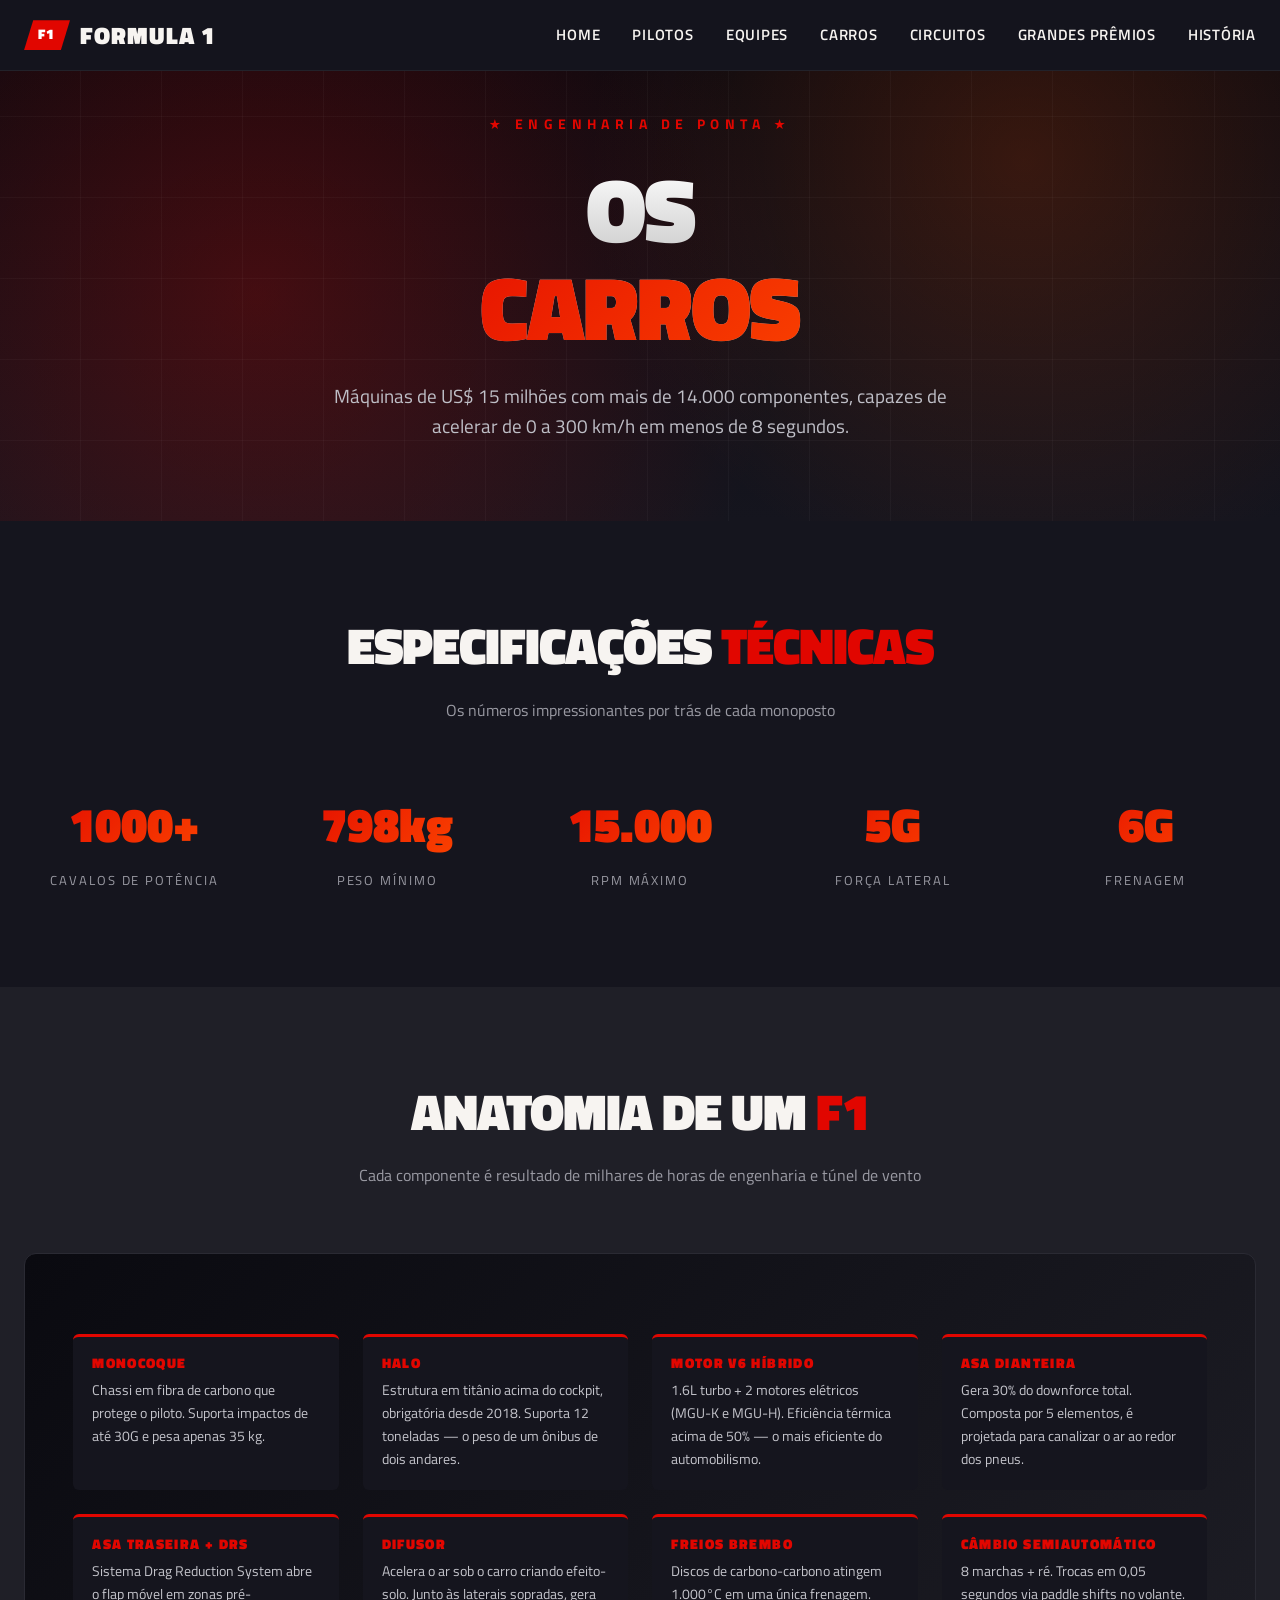
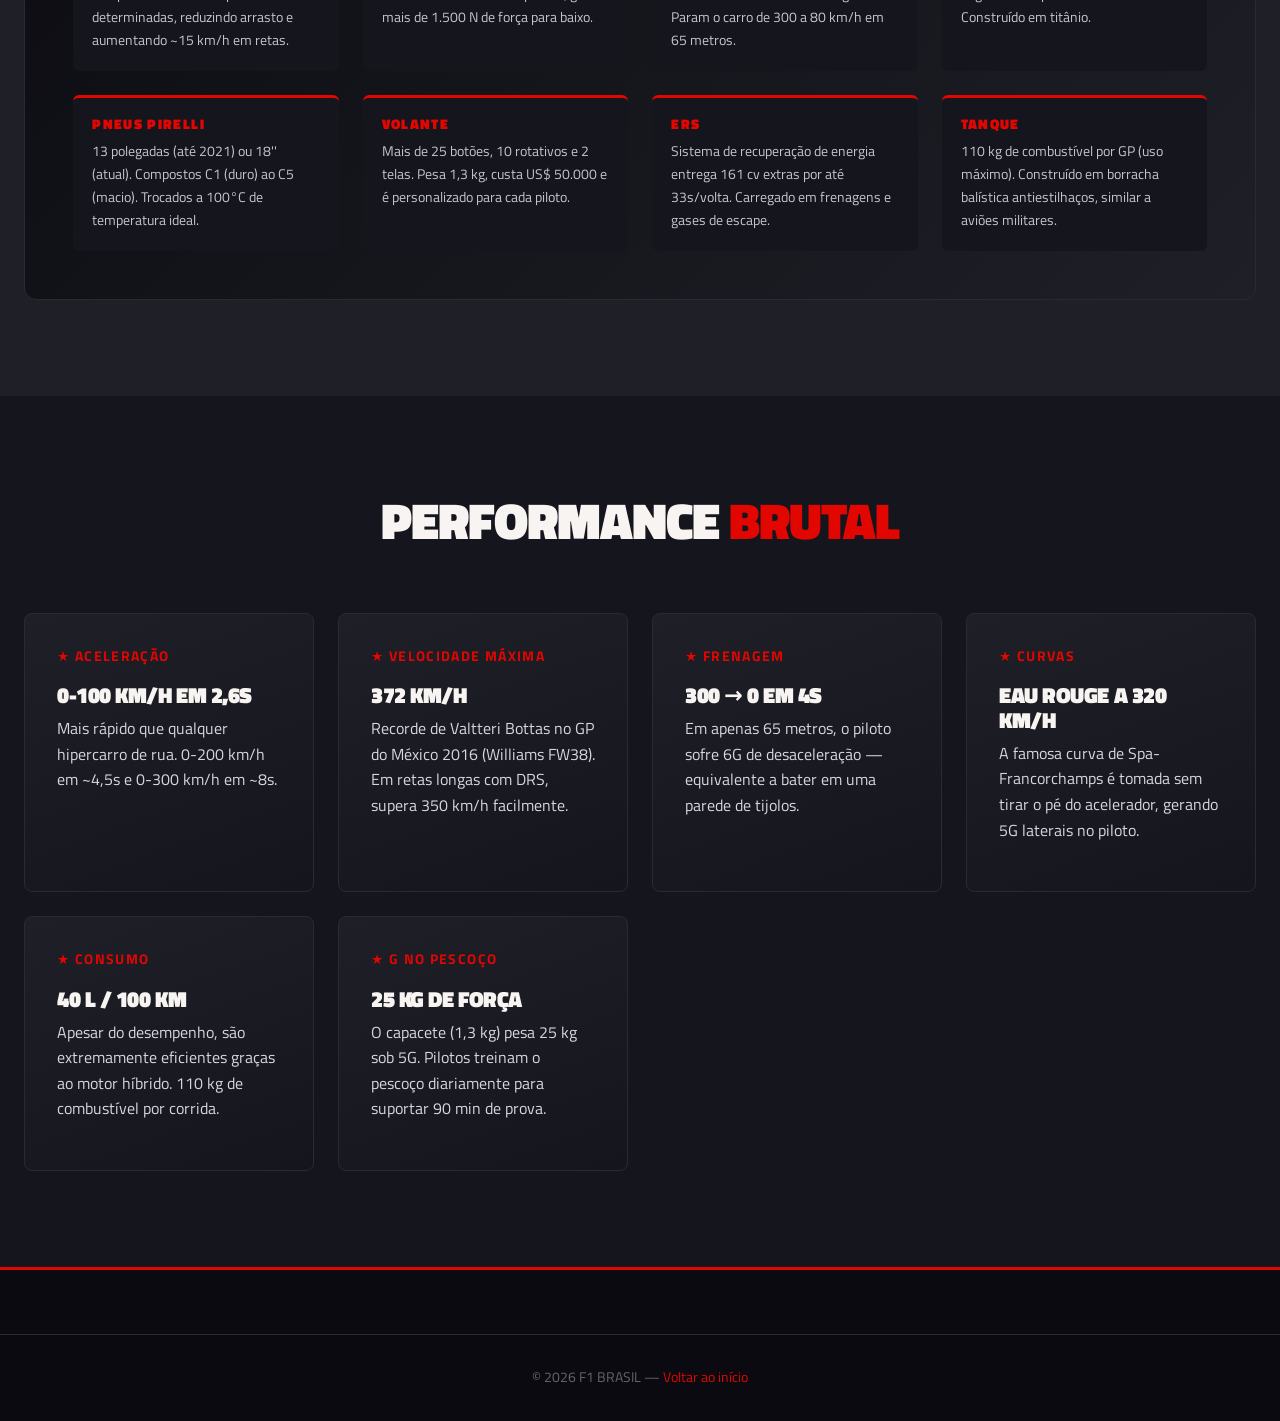
<file: Projeto Fórmula 1 (com php)/pages/carros.html>
<!DOCTYPE html>
<html lang="pt-BR">
<head>
<meta charset="UTF-8">
<meta name="viewport" content="width=device-width,initial-scale=1">
<title>Carros — F1 BRASIL</title>
<meta name="description" content="Anatomia técnica completa de um F1 moderno: motor, aerodinâmica, monocoque, freios e DRS.">
<link rel="stylesheet" href="../css/style.css">
<link href="https://fonts.googleapis.com/css2?family=Titillium+Web:wght@400;600;700;900&display=swap" rel="stylesheet">
</head>
<body>

<nav class="nav">
  <div class="nav-inner">
    <input type="checkbox" id="nav-toggle" class="nav-toggle" aria-label="Abrir menu">
    <a href="../index.html" class="logo"><span class="logo-mark">F1</span>FORMULA 1</a>
    <ul class="nav-links">
      <li><a href="../index.html">Home</a></li>
      <li><a href="pilotos.html">Pilotos</a></li>
      <li><a href="equipes.html">Equipes</a></li>
      <li><a href="carros.html">Carros</a></li>
      <li><a href="circuitos.html">Circuitos</a></li>
      <li><a href="premios.html">Grandes Prêmios</a></li>
      <li><a href="historia.html">História</a></li>
    </ul>
    <label for="nav-toggle" class="nav-burger" aria-hidden="true"><span></span><span></span><span></span></label>
  </div>
</nav>

<header class="hero" style="min-height:50vh">
  <div class="hero-content">
    <span class="eyebrow">★ Engenharia de Ponta ★</span>
    <h1>OS <span>CARROS</span></h1>
    <p class="hero-sub">Máquinas de US$ 15 milhões com mais de 14.000 componentes, capazes de acelerar de 0 a 300 km/h em menos de 8 segundos.</p>
  </div>
</header>

<section>
  <div class="container">
    <div class="section-head"><h2>Especificações <span>Técnicas</span></h2><p>Os números impressionantes por trás de cada monoposto</p></div>

    <div class="stats" style="background:transparent;padding:0;border:none">
      <div class="stats-grid">
        <div><div class="stat-num">1000+</div><div class="stat-label">Cavalos de potência</div></div>
        <div><div class="stat-num">798kg</div><div class="stat-label">Peso mínimo</div></div>
        <div><div class="stat-num">15.000</div><div class="stat-label">RPM máximo</div></div>
        <div><div class="stat-num">5G</div><div class="stat-label">Força lateral</div></div>
        <div><div class="stat-num">6G</div><div class="stat-label">Frenagem</div></div>
      </div>
    </div>
  </div>
</section>

<section style="background:var(--carbon)">
  <div class="container">
    <div class="section-head"><h2>Anatomia de um <span>F1</span></h2><p>Cada componente é resultado de milhares de horas de engenharia e túnel de vento</p></div>
    <div class="anatomy">
      <div class="anatomy-grid">
        <div class="anatomy-item"><h4>Monocoque</h4><p>Chassi em fibra de carbono que protege o piloto. Suporta impactos de até 30G e pesa apenas 35 kg.</p></div>
        <div class="anatomy-item"><h4>Halo</h4><p>Estrutura em titânio acima do cockpit, obrigatória desde 2018. Suporta 12 toneladas — o peso de um ônibus de dois andares.</p></div>
        <div class="anatomy-item"><h4>Motor V6 Híbrido</h4><p>1.6L turbo + 2 motores elétricos (MGU-K e MGU-H). Eficiência térmica acima de 50% — o mais eficiente do automobilismo.</p></div>
        <div class="anatomy-item"><h4>Asa Dianteira</h4><p>Gera 30% do downforce total. Composta por 5 elementos, é projetada para canalizar o ar ao redor dos pneus.</p></div>
        <div class="anatomy-item"><h4>Asa Traseira + DRS</h4><p>Sistema Drag Reduction System abre o flap móvel em zonas pré-determinadas, reduzindo arrasto e aumentando ~15 km/h em retas.</p></div>
        <div class="anatomy-item"><h4>Difusor</h4><p>Acelera o ar sob o carro criando efeito-solo. Junto às laterais sopradas, gera mais de 1.500 N de força para baixo.</p></div>
        <div class="anatomy-item"><h4>Freios Brembo</h4><p>Discos de carbono-carbono atingem 1.000°C em uma única frenagem. Param o carro de 300 a 80 km/h em 65 metros.</p></div>
        <div class="anatomy-item"><h4>Câmbio Semiautomático</h4><p>8 marchas + ré. Trocas em 0,05 segundos via paddle shifts no volante. Construído em titânio.</p></div>
        <div class="anatomy-item"><h4>Pneus Pirelli</h4><p>13 polegadas (até 2021) ou 18'' (atual). Compostos C1 (duro) ao C5 (macio). Trocados a 100°C de temperatura ideal.</p></div>
        <div class="anatomy-item"><h4>Volante</h4><p>Mais de 25 botões, 10 rotativos e 2 telas. Pesa 1,3 kg, custa US$ 50.000 e é personalizado para cada piloto.</p></div>
        <div class="anatomy-item"><h4>ERS</h4><p>Sistema de recuperação de energia entrega 161 cv extras por até 33s/volta. Carregado em frenagens e gases de escape.</p></div>
        <div class="anatomy-item"><h4>Tanque</h4><p>110 kg de combustível por GP (uso máximo). Construído em borracha balística antiestilhaços, similar a aviões militares.</p></div>
      </div>
    </div>
  </div>
</section>

<section>
  <div class="container">
    <div class="section-head"><h2>Performance <span>Brutal</span></h2></div>
    <div class="grid grid-3">
      <div class="card"><div class="meta">★ Aceleração</div><h3>0-100 km/h em 2,6s</h3><p>Mais rápido que qualquer hipercarro de rua. 0-200 km/h em ~4,5s e 0-300 km/h em ~8s.</p></div>
      <div class="card"><div class="meta">★ Velocidade Máxima</div><h3>372 km/h</h3><p>Recorde de Valtteri Bottas no GP do México 2016 (Williams FW38). Em retas longas com DRS, supera 350 km/h facilmente.</p></div>
      <div class="card"><div class="meta">★ Frenagem</div><h3>300 → 0 em 4s</h3><p>Em apenas 65 metros, o piloto sofre 6G de desaceleração — equivalente a bater em uma parede de tijolos.</p></div>
      <div class="card"><div class="meta">★ Curvas</div><h3>Eau Rouge a 320 km/h</h3><p>A famosa curva de Spa-Francorchamps é tomada sem tirar o pé do acelerador, gerando 5G laterais no piloto.</p></div>
      <div class="card"><div class="meta">★ Consumo</div><h3>40 L / 100 km</h3><p>Apesar do desempenho, são extremamente eficientes graças ao motor híbrido. 110 kg de combustível por corrida.</p></div>
      <div class="card"><div class="meta">★ G no Pescoço</div><h3>25 kg de força</h3><p>O capacete (1,3 kg) pesa 25 kg sob 5G. Pilotos treinam o pescoço diariamente para suportar 90 min de prova.</p></div>
    </div>
  </div>
</section>

<footer><div class="container footer-bot">© 2026 F1 BRASIL — <a href="../index.html" style="color:var(--red)">Voltar ao início</a></div></footer>

</body>
</html>
</file>
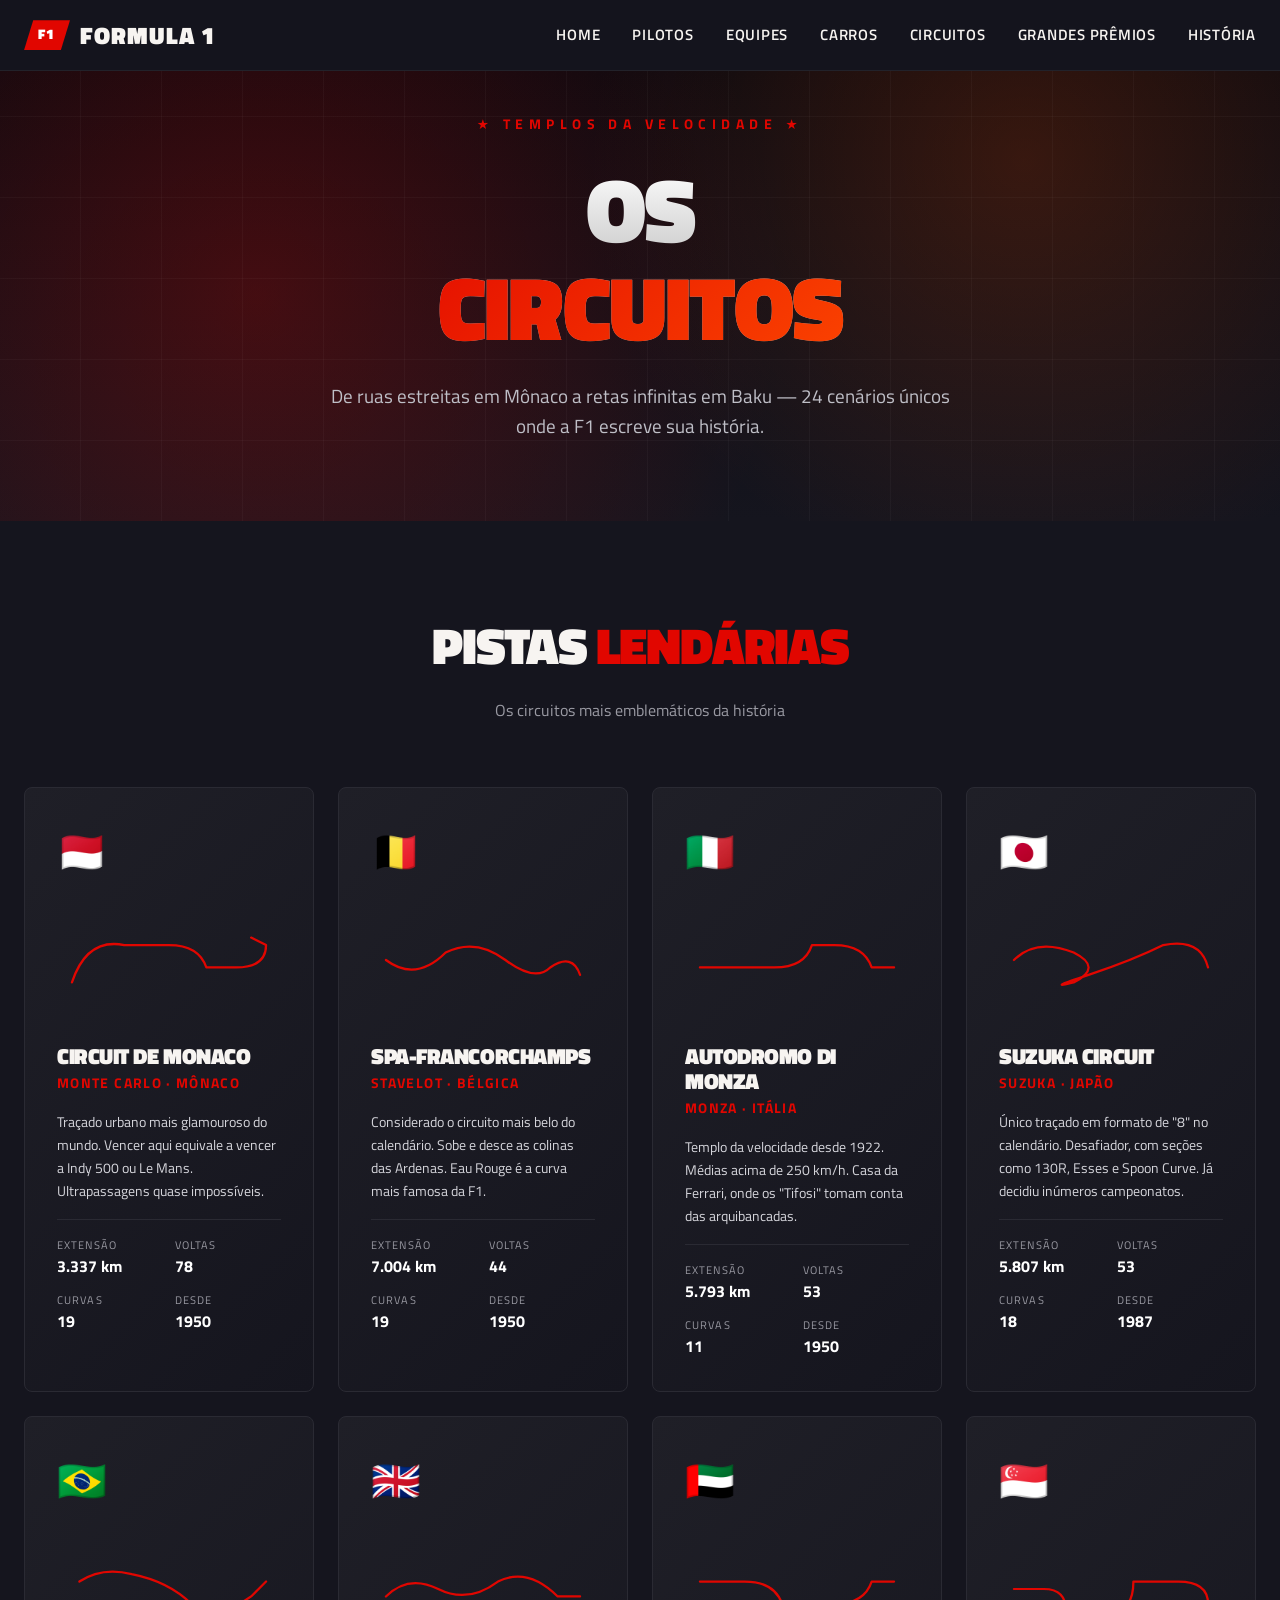
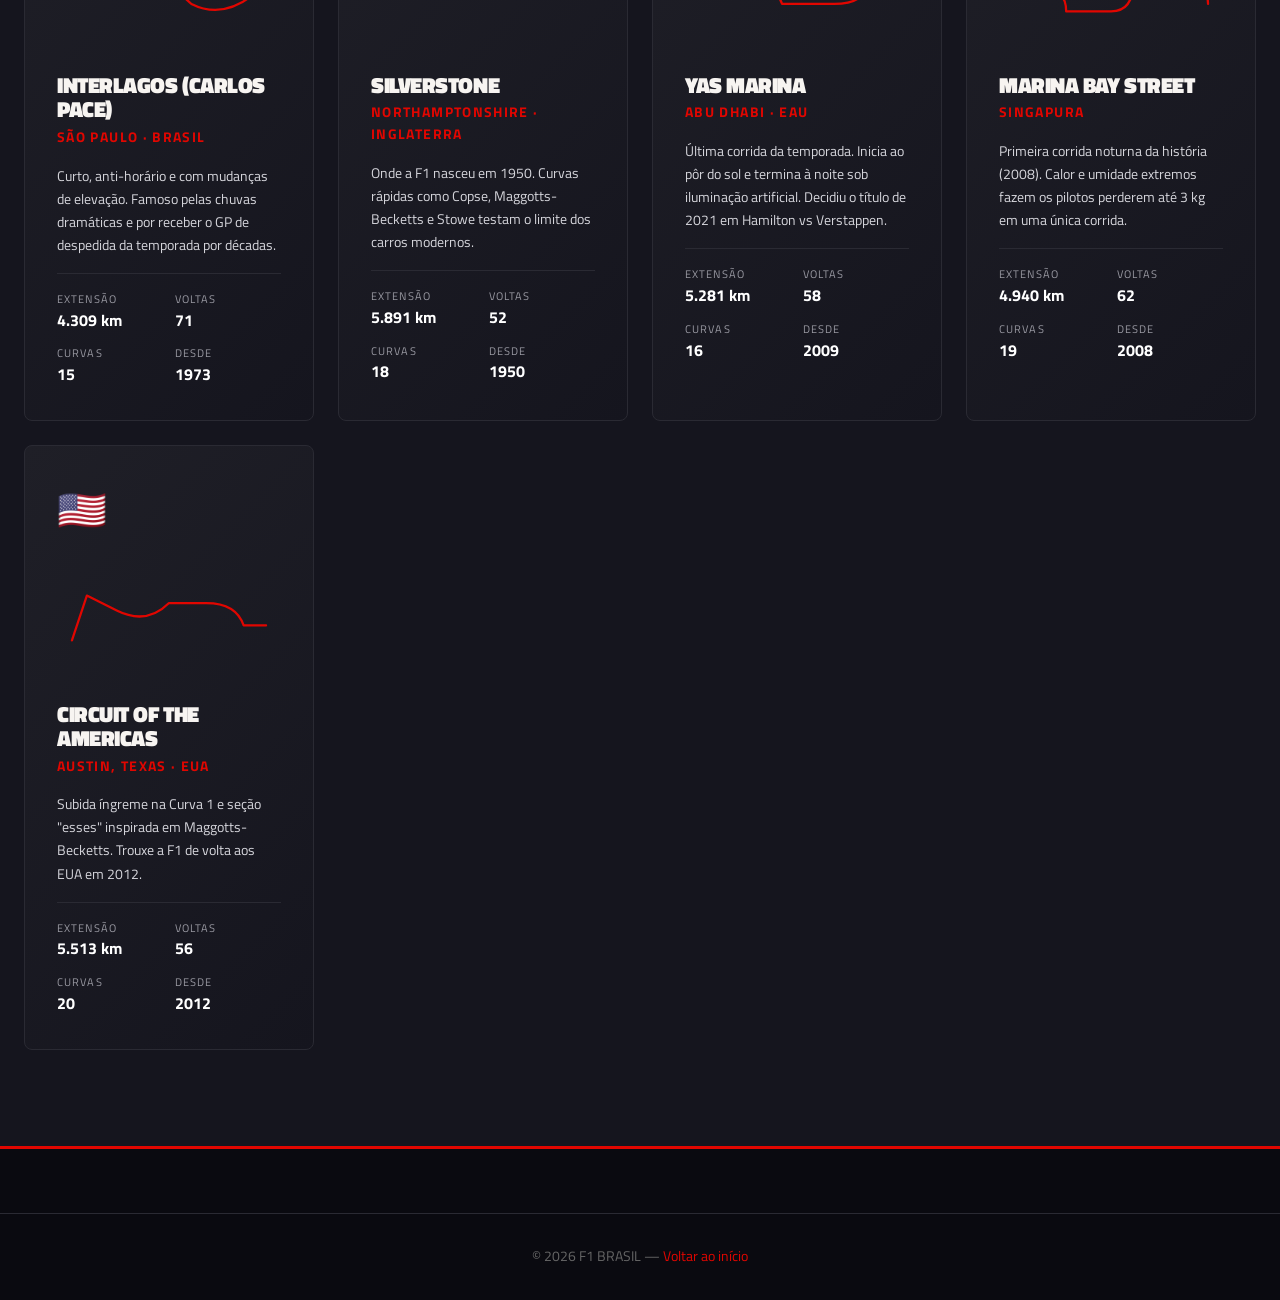
<file: Projeto Fórmula 1 (com php)/pages/circuitos.html>
<!DOCTYPE html>
<html lang="pt-BR">
<head>
<meta charset="UTF-8">
<meta name="viewport" content="width=device-width,initial-scale=1">
<title>Circuitos — F1 BRASIL</title>
<meta name="description" content="Todas as pistas da temporada de F1: Mônaco, Spa, Monza, Suzuka, Interlagos e mais.">
<link rel="stylesheet" href="../css/style.css">
<link href="https://fonts.googleapis.com/css2?family=Titillium+Web:wght@400;600;700;900&display=swap" rel="stylesheet">
</head>
<body>

<nav class="nav">
  <div class="nav-inner">
    <input type="checkbox" id="nav-toggle" class="nav-toggle" aria-label="Abrir menu">
    <a href="../index.html" class="logo"><span class="logo-mark">F1</span>FORMULA 1</a>
    <ul class="nav-links">
      <li><a href="../index.html">Home</a></li>
      <li><a href="pilotos.html">Pilotos</a></li>
      <li><a href="equipes.html">Equipes</a></li>
      <li><a href="carros.html">Carros</a></li>
      <li><a href="circuitos.html">Circuitos</a></li>
      <li><a href="premios.html">Grandes Prêmios</a></li>
      <li><a href="historia.html">História</a></li>
    </ul>
    <label for="nav-toggle" class="nav-burger" aria-hidden="true"><span></span><span></span><span></span></label>
  </div>
</nav>

<header class="hero" style="min-height:50vh">
  <div class="hero-content">
    <span class="eyebrow">★ Templos da Velocidade ★</span>
    <h1>OS <span>CIRCUITOS</span></h1>
    <p class="hero-sub">De ruas estreitas em Mônaco a retas infinitas em Baku — 24 cenários únicos onde a F1 escreve sua história.</p>
  </div>
</header>

<section>
  <div class="container">
    <div class="section-head"><h2>Pistas <span>Lendárias</span></h2><p>Os circuitos mais emblemáticos da história</p></div>
    <div class="grid grid-3">

      <div class="track-card">
        <div class="flag">🇲🇨</div>
        <svg class="track-svg" viewBox="0 0 300 100"><path d="M20,80 Q40,20 90,30 L150,30 Q190,30 200,60 L240,60 Q280,60 280,30 L260,20"/></svg>
        <h3>Circuit de Monaco</h3>
        <div class="location">Monte Carlo · Mônaco</div>
        <p style="font-size:.9rem">Traçado urbano mais glamouroso do mundo. Vencer aqui equivale a vencer a Indy 500 ou Le Mans. Ultrapassagens quase impossíveis.</p>
        <div class="specs">
          <div><span>Extensão</span><strong>3.337 km</strong></div>
          <div><span>Voltas</span><strong>78</strong></div>
          <div><span>Curvas</span><strong>19</strong></div>
          <div><span>Desde</span><strong>1950</strong></div>
        </div>
      </div>

      <div class="track-card">
        <div class="flag">🇧🇪</div>
        <svg class="track-svg" viewBox="0 0 300 100"><path d="M20,50 Q60,80 100,40 Q140,20 180,50 Q220,80 240,60 Q270,40 280,70"/></svg>
        <h3>Spa-Francorchamps</h3>
        <div class="location">Stavelot · Bélgica</div>
        <p style="font-size:.9rem">Considerado o circuito mais belo do calendário. Sobe e desce as colinas das Ardenas. Eau Rouge é a curva mais famosa da F1.</p>
        <div class="specs">
          <div><span>Extensão</span><strong>7.004 km</strong></div>
          <div><span>Voltas</span><strong>44</strong></div>
          <div><span>Curvas</span><strong>19</strong></div>
          <div><span>Desde</span><strong>1950</strong></div>
        </div>
      </div>

      <div class="track-card">
        <div class="flag">🇮🇹</div>
        <svg class="track-svg" viewBox="0 0 300 100"><path d="M20,60 L120,60 Q160,60 170,30 L200,30 Q240,30 250,60 L280,60"/></svg>
        <h3>Autodromo di Monza</h3>
        <div class="location">Monza · Itália</div>
        <p style="font-size:.9rem">Templo da velocidade desde 1922. Médias acima de 250 km/h. Casa da Ferrari, onde os "Tifosi" tomam conta das arquibancadas.</p>
        <div class="specs">
          <div><span>Extensão</span><strong>5.793 km</strong></div>
          <div><span>Voltas</span><strong>53</strong></div>
          <div><span>Curvas</span><strong>11</strong></div>
          <div><span>Desde</span><strong>1950</strong></div>
        </div>
      </div>

      <div class="track-card">
        <div class="flag">🇯🇵</div>
        <svg class="track-svg" viewBox="0 0 300 100"><path d="M20,50 Q50,20 100,40 Q140,60 100,80 Q60,90 120,70 Q180,50 220,30 Q270,20 280,60"/></svg>
        <h3>Suzuka Circuit</h3>
        <div class="location">Suzuka · Japão</div>
        <p style="font-size:.9rem">Único traçado em formato de "8" no calendário. Desafiador, com seções como 130R, Esses e Spoon Curve. Já decidiu inúmeros campeonatos.</p>
        <div class="specs">
          <div><span>Extensão</span><strong>5.807 km</strong></div>
          <div><span>Voltas</span><strong>53</strong></div>
          <div><span>Curvas</span><strong>18</strong></div>
          <div><span>Desde</span><strong>1987</strong></div>
        </div>
      </div>

      <div class="track-card">
        <div class="flag">🇧🇷</div>
        <svg class="track-svg" viewBox="0 0 300 100"><path d="M30,40 Q60,20 100,30 Q150,40 180,70 Q220,90 260,60 L280,40"/></svg>
        <h3>Interlagos (Carlos Pace)</h3>
        <div class="location">São Paulo · Brasil</div>
        <p style="font-size:.9rem">Curto, anti-horário e com mudanças de elevação. Famoso pelas chuvas dramáticas e por receber o GP de despedida da temporada por décadas.</p>
        <div class="specs">
          <div><span>Extensão</span><strong>4.309 km</strong></div>
          <div><span>Voltas</span><strong>71</strong></div>
          <div><span>Curvas</span><strong>15</strong></div>
          <div><span>Desde</span><strong>1973</strong></div>
        </div>
      </div>

      <div class="track-card">
        <div class="flag">🇬🇧</div>
        <svg class="track-svg" viewBox="0 0 300 100"><path d="M20,60 Q50,30 90,50 Q130,70 170,40 Q210,20 250,60 L280,60"/></svg>
        <h3>Silverstone</h3>
        <div class="location">Northamptonshire · Inglaterra</div>
        <p style="font-size:.9rem">Onde a F1 nasceu em 1950. Curvas rápidas como Copse, Maggotts-Becketts e Stowe testam o limite dos carros modernos.</p>
        <div class="specs">
          <div><span>Extensão</span><strong>5.891 km</strong></div>
          <div><span>Voltas</span><strong>52</strong></div>
          <div><span>Curvas</span><strong>18</strong></div>
          <div><span>Desde</span><strong>1950</strong></div>
        </div>
      </div>

      <div class="track-card">
        <div class="flag">🇦🇪</div>
        <svg class="track-svg" viewBox="0 0 300 100"><path d="M20,40 L80,40 Q120,40 130,70 L200,70 Q240,70 250,40 L280,40"/></svg>
        <h3>Yas Marina</h3>
        <div class="location">Abu Dhabi · EAU</div>
        <p style="font-size:.9rem">Última corrida da temporada. Inicia ao pôr do sol e termina à noite sob iluminação artificial. Decidiu o título de 2021 em Hamilton vs Verstappen.</p>
        <div class="specs">
          <div><span>Extensão</span><strong>5.281 km</strong></div>
          <div><span>Voltas</span><strong>58</strong></div>
          <div><span>Curvas</span><strong>16</strong></div>
          <div><span>Desde</span><strong>2009</strong></div>
        </div>
      </div>

      <div class="track-card">
        <div class="flag">🇸🇬</div>
        <svg class="track-svg" viewBox="0 0 300 100"><path d="M20,50 L60,50 Q90,50 90,80 L150,80 Q180,80 180,40 L240,40 Q280,40 280,70"/></svg>
        <h3>Marina Bay Street</h3>
        <div class="location">Singapura</div>
        <p style="font-size:.9rem">Primeira corrida noturna da história (2008). Calor e umidade extremos fazem os pilotos perderem até 3 kg em uma única corrida.</p>
        <div class="specs">
          <div><span>Extensão</span><strong>4.940 km</strong></div>
          <div><span>Voltas</span><strong>62</strong></div>
          <div><span>Curvas</span><strong>19</strong></div>
          <div><span>Desde</span><strong>2008</strong></div>
        </div>
      </div>

      <div class="track-card">
        <div class="flag">🇺🇸</div>
        <svg class="track-svg" viewBox="0 0 300 100"><path d="M20,80 L40,20 L80,40 Q120,60 150,30 L200,30 Q240,30 250,60 L280,60"/></svg>
        <h3>Circuit of The Americas</h3>
        <div class="location">Austin, Texas · EUA</div>
        <p style="font-size:.9rem">Subida íngreme na Curva 1 e seção "esses" inspirada em Maggotts-Becketts. Trouxe a F1 de volta aos EUA em 2012.</p>
        <div class="specs">
          <div><span>Extensão</span><strong>5.513 km</strong></div>
          <div><span>Voltas</span><strong>56</strong></div>
          <div><span>Curvas</span><strong>20</strong></div>
          <div><span>Desde</span><strong>2012</strong></div>
        </div>
      </div>

    </div>
  </div>
</section>

<footer><div class="container footer-bot">© 2026 F1 BRASIL — <a href="../index.html" style="color:var(--red)">Voltar ao início</a></div></footer>

</body>
</html>
</file>
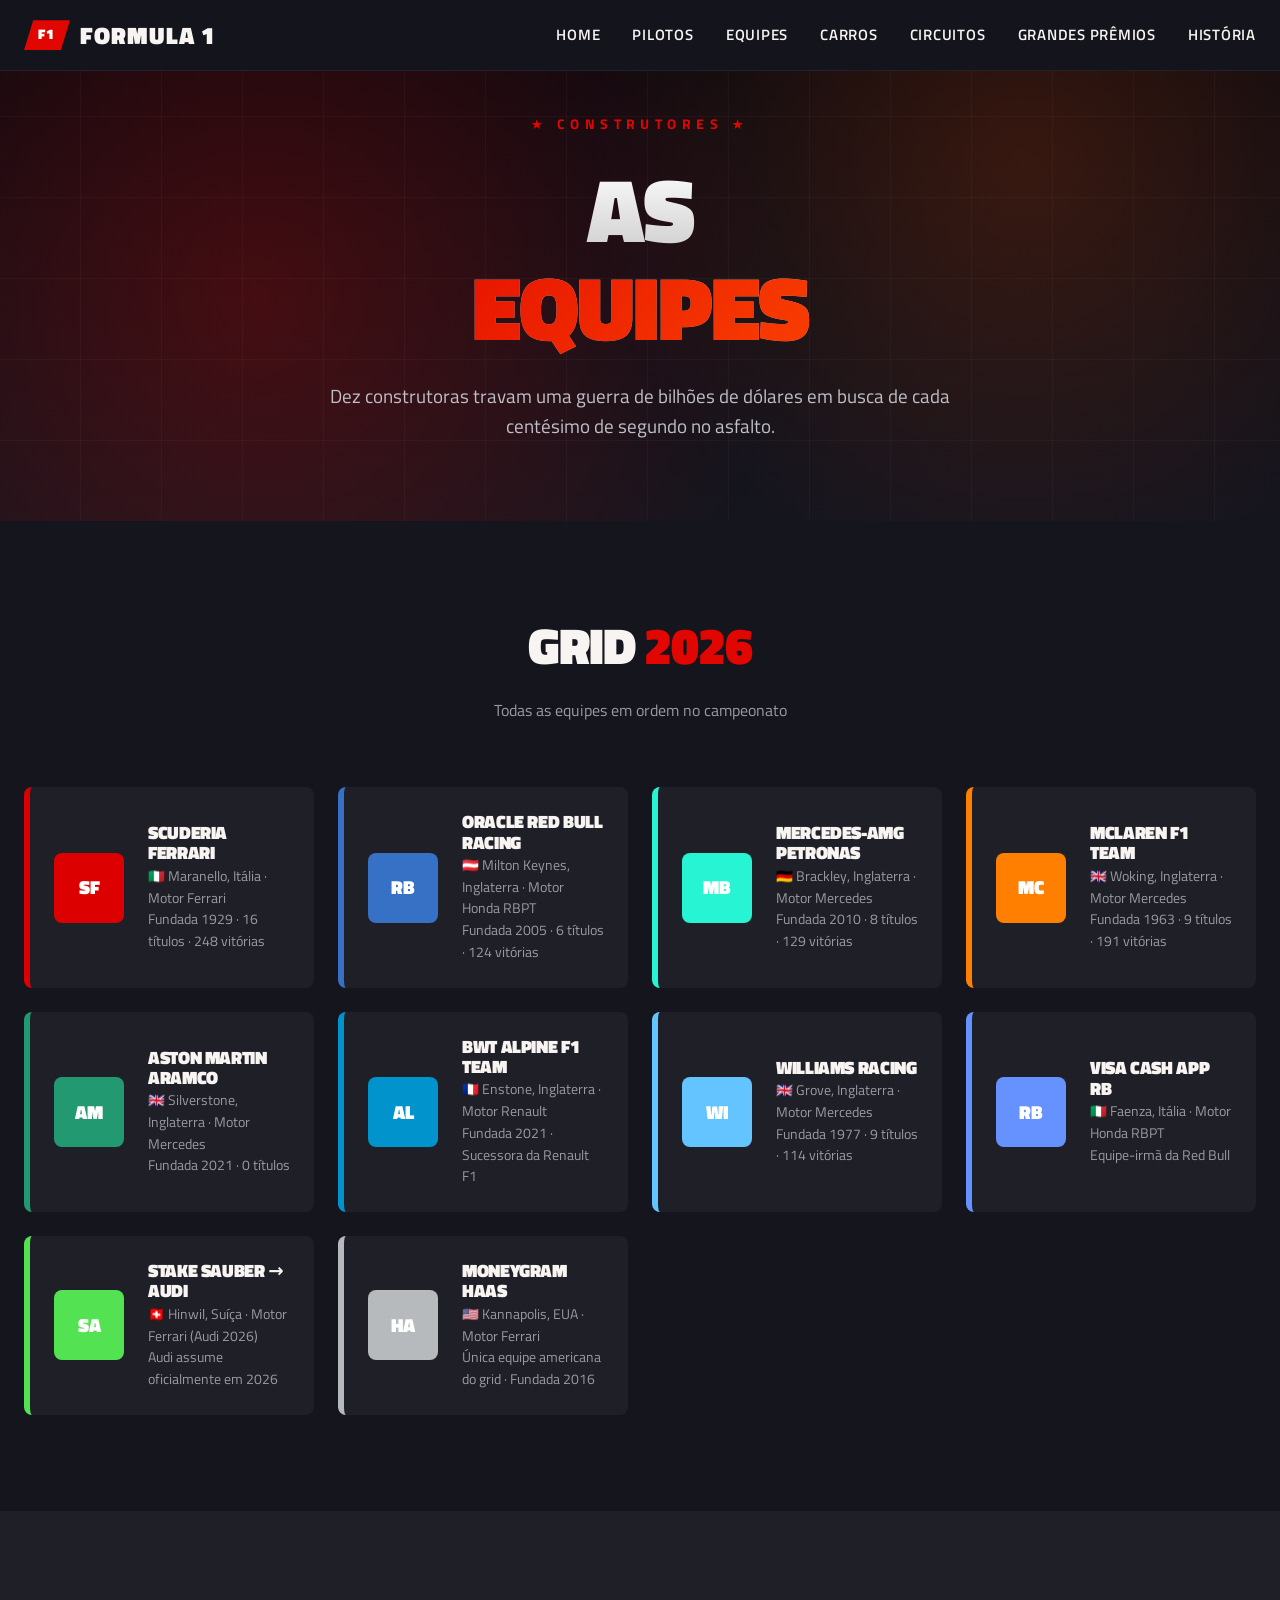
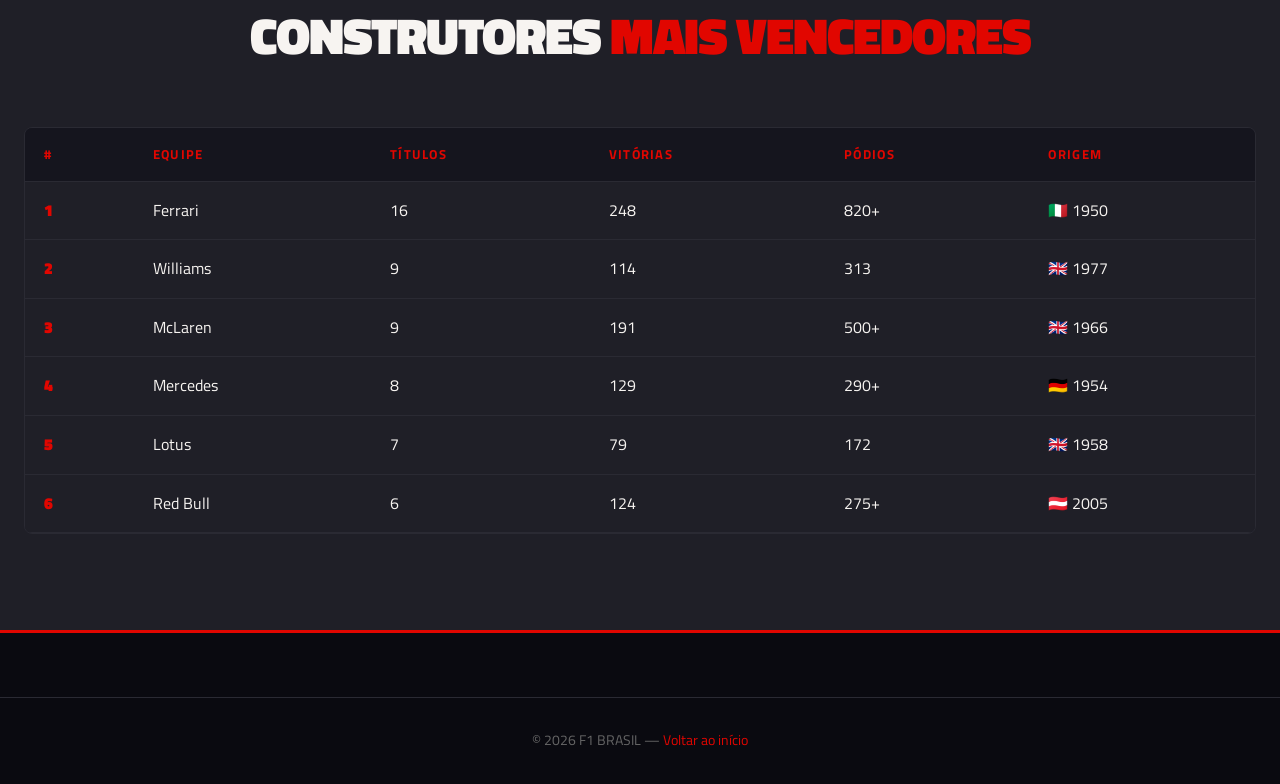
<file: Projeto Fórmula 1 (com php)/pages/equipes.html>
<!DOCTYPE html>
<html lang="pt-BR">
<head>
<meta charset="UTF-8">
<meta name="viewport" content="width=device-width,initial-scale=1">
<title>Equipes — F1 BRASIL</title>
<meta name="description" content="As 10 equipes construtoras da Fórmula 1: Ferrari, Mercedes, Red Bull, McLaren e mais.">
<link rel="stylesheet" href="../css/style.css">
<link href="https://fonts.googleapis.com/css2?family=Titillium+Web:wght@400;600;700;900&display=swap" rel="stylesheet">
</head>
<body>

<nav class="nav">
  <div class="nav-inner">
    <input type="checkbox" id="nav-toggle" class="nav-toggle" aria-label="Abrir menu">
    <a href="../index.html" class="logo"><span class="logo-mark">F1</span>FORMULA 1</a>
    <ul class="nav-links">
      <li><a href="../index.html">Home</a></li>
      <li><a href="pilotos.html">Pilotos</a></li>
      <li><a href="equipes.html">Equipes</a></li>
      <li><a href="carros.html">Carros</a></li>
      <li><a href="circuitos.html">Circuitos</a></li>
      <li><a href="premios.html">Grandes Prêmios</a></li>
      <li><a href="historia.html">História</a></li>
    </ul>
    <label for="nav-toggle" class="nav-burger" aria-hidden="true"><span></span><span></span><span></span></label>
  </div>
</nav>

<header class="hero" style="min-height:50vh">
  <div class="hero-content">
    <span class="eyebrow">★ Construtores ★</span>
    <h1>AS <span>EQUIPES</span></h1>
    <p class="hero-sub">Dez construtoras travam uma guerra de bilhões de dólares em busca de cada centésimo de segundo no asfalto.</p>
  </div>
</header>

<section>
  <div class="container">
    <div class="section-head"><h2>Grid <span>2026</span></h2><p>Todas as equipes em ordem no campeonato</p></div>
    <div class="grid grid-3">

      <div class="team-card" style="--accent:#DC0000">
        <div class="team-color">SF</div>
        <div class="team-info"><h3>Scuderia Ferrari</h3><p>🇮🇹 Maranello, Itália · Motor Ferrari</p><p>Fundada 1929 · 16 títulos · 248 vitórias</p></div>
      </div>

      <div class="team-card" style="--accent:#3671C6">
        <div class="team-color">RB</div>
        <div class="team-info"><h3>Oracle Red Bull Racing</h3><p>🇦🇹 Milton Keynes, Inglaterra · Motor Honda RBPT</p><p>Fundada 2005 · 6 títulos · 124 vitórias</p></div>
      </div>

      <div class="team-card" style="--accent:#27F4D2">
        <div class="team-color">MB</div>
        <div class="team-info"><h3>Mercedes-AMG Petronas</h3><p>🇩🇪 Brackley, Inglaterra · Motor Mercedes</p><p>Fundada 2010 · 8 títulos · 129 vitórias</p></div>
      </div>

      <div class="team-card" style="--accent:#FF8000">
        <div class="team-color">MC</div>
        <div class="team-info"><h3>McLaren F1 Team</h3><p>🇬🇧 Woking, Inglaterra · Motor Mercedes</p><p>Fundada 1963 · 9 títulos · 191 vitórias</p></div>
      </div>

      <div class="team-card" style="--accent:#229971">
        <div class="team-color">AM</div>
        <div class="team-info"><h3>Aston Martin Aramco</h3><p>🇬🇧 Silverstone, Inglaterra · Motor Mercedes</p><p>Fundada 2021 · 0 títulos</p></div>
      </div>

      <div class="team-card" style="--accent:#0093CC">
        <div class="team-color">AL</div>
        <div class="team-info"><h3>BWT Alpine F1 Team</h3><p>🇫🇷 Enstone, Inglaterra · Motor Renault</p><p>Fundada 2021 · Sucessora da Renault F1</p></div>
      </div>

      <div class="team-card" style="--accent:#64C4FF">
        <div class="team-color">WI</div>
        <div class="team-info"><h3>Williams Racing</h3><p>🇬🇧 Grove, Inglaterra · Motor Mercedes</p><p>Fundada 1977 · 9 títulos · 114 vitórias</p></div>
      </div>

      <div class="team-card" style="--accent:#6692FF">
        <div class="team-color">RB</div>
        <div class="team-info"><h3>Visa Cash App RB</h3><p>🇮🇹 Faenza, Itália · Motor Honda RBPT</p><p>Equipe-irmã da Red Bull</p></div>
      </div>

      <div class="team-card" style="--accent:#52E252">
        <div class="team-color">SA</div>
        <div class="team-info"><h3>Stake Sauber → Audi</h3><p>🇨🇭 Hinwil, Suíça · Motor Ferrari (Audi 2026)</p><p>Audi assume oficialmente em 2026</p></div>
      </div>

      <div class="team-card" style="--accent:#B6BABD">
        <div class="team-color">HA</div>
        <div class="team-info"><h3>MoneyGram Haas</h3><p>🇺🇸 Kannapolis, EUA · Motor Ferrari</p><p>Única equipe americana do grid · Fundada 2016</p></div>
      </div>

    </div>
  </div>
</section>

<section style="background:var(--carbon)">
  <div class="container">
    <div class="section-head"><h2>Construtores <span>Mais Vencedores</span></h2></div>
    <div class="table-wrap">
      <table>
        <thead><tr><th>#</th><th>Equipe</th><th>Títulos</th><th>Vitórias</th><th>Pódios</th><th>Origem</th></tr></thead>
        <tbody>
          <tr><td class="pos">1</td><td>Ferrari</td><td>16</td><td>248</td><td>820+</td><td>🇮🇹 1950</td></tr>
          <tr><td class="pos">2</td><td>Williams</td><td>9</td><td>114</td><td>313</td><td>🇬🇧 1977</td></tr>
          <tr><td class="pos">3</td><td>McLaren</td><td>9</td><td>191</td><td>500+</td><td>🇬🇧 1966</td></tr>
          <tr><td class="pos">4</td><td>Mercedes</td><td>8</td><td>129</td><td>290+</td><td>🇩🇪 1954</td></tr>
          <tr><td class="pos">5</td><td>Lotus</td><td>7</td><td>79</td><td>172</td><td>🇬🇧 1958</td></tr>
          <tr><td class="pos">6</td><td>Red Bull</td><td>6</td><td>124</td><td>275+</td><td>🇦🇹 2005</td></tr>
        </tbody>
      </table>
    </div>
  </div>
</section>

<footer><div class="container footer-bot">© 2026 F1 BRASIL — <a href="../index.html" style="color:var(--red)">Voltar ao início</a></div></footer>

</body>
</html>
</file>
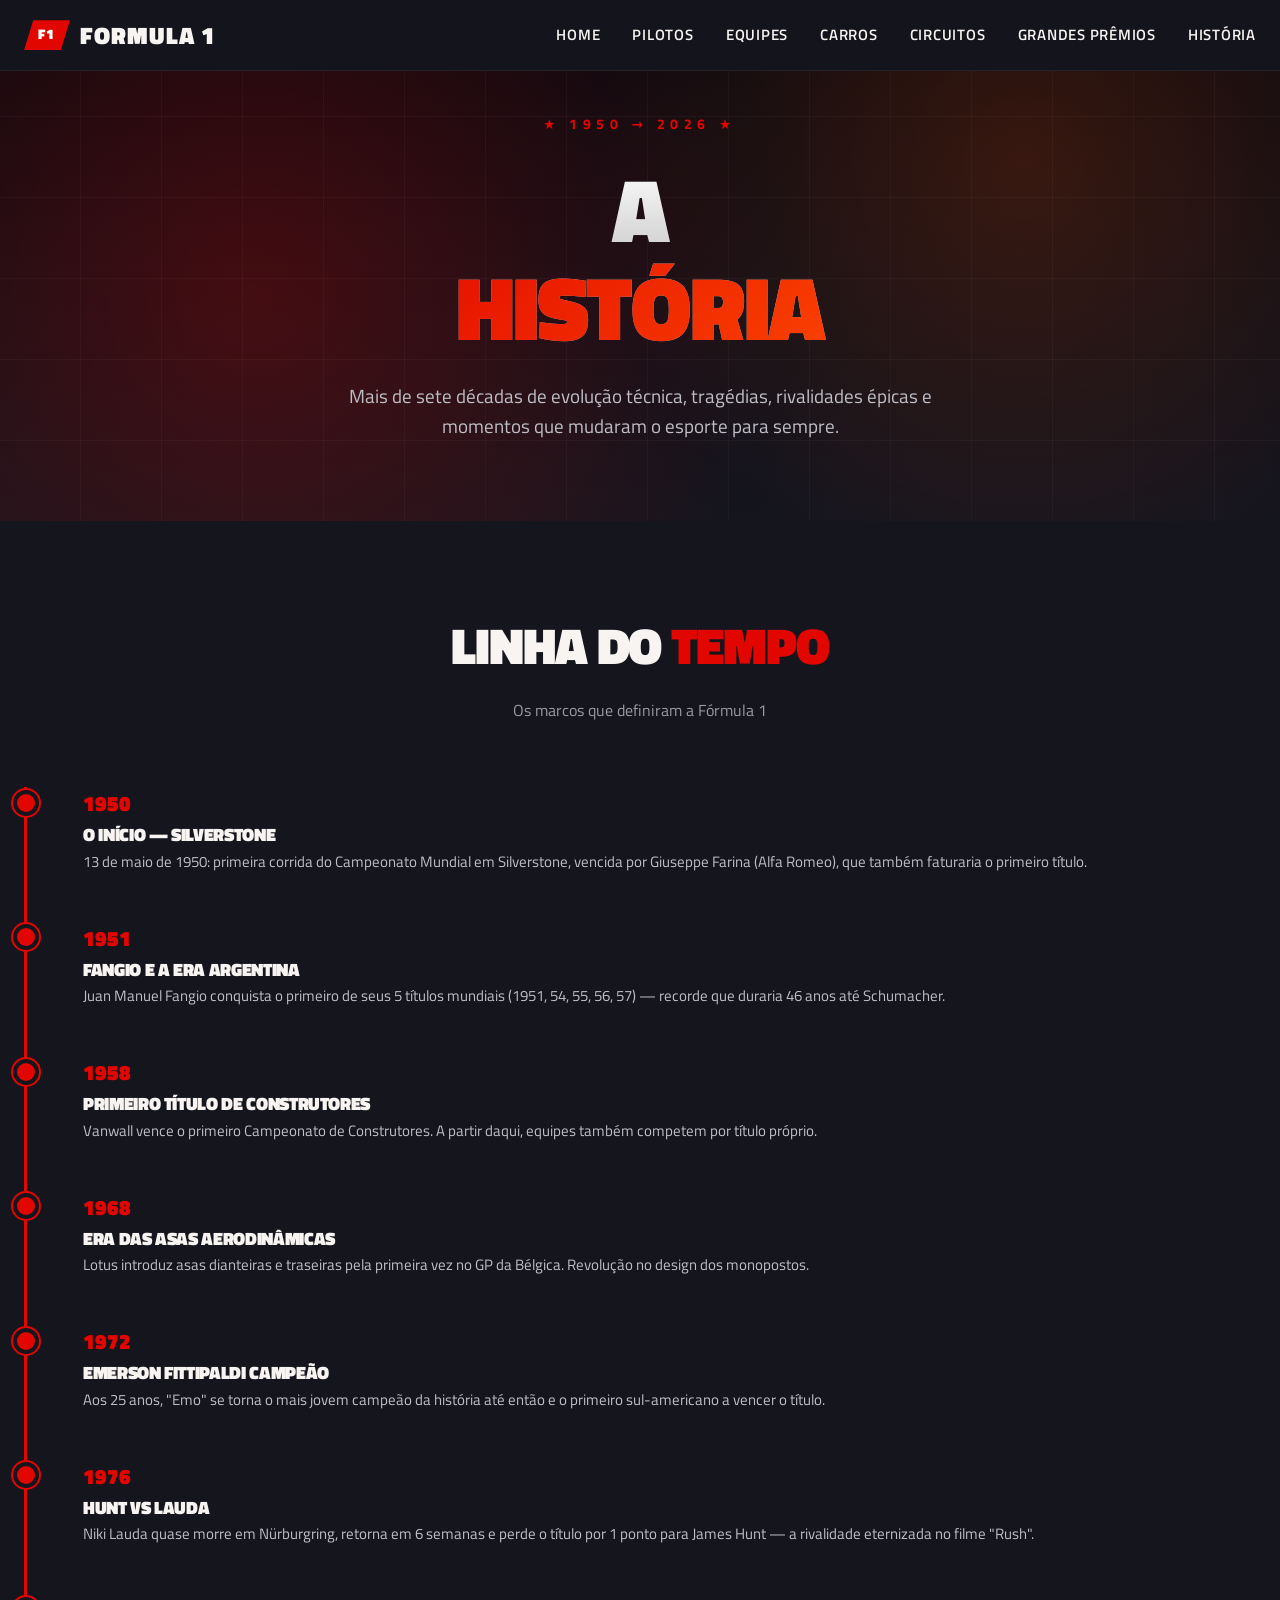
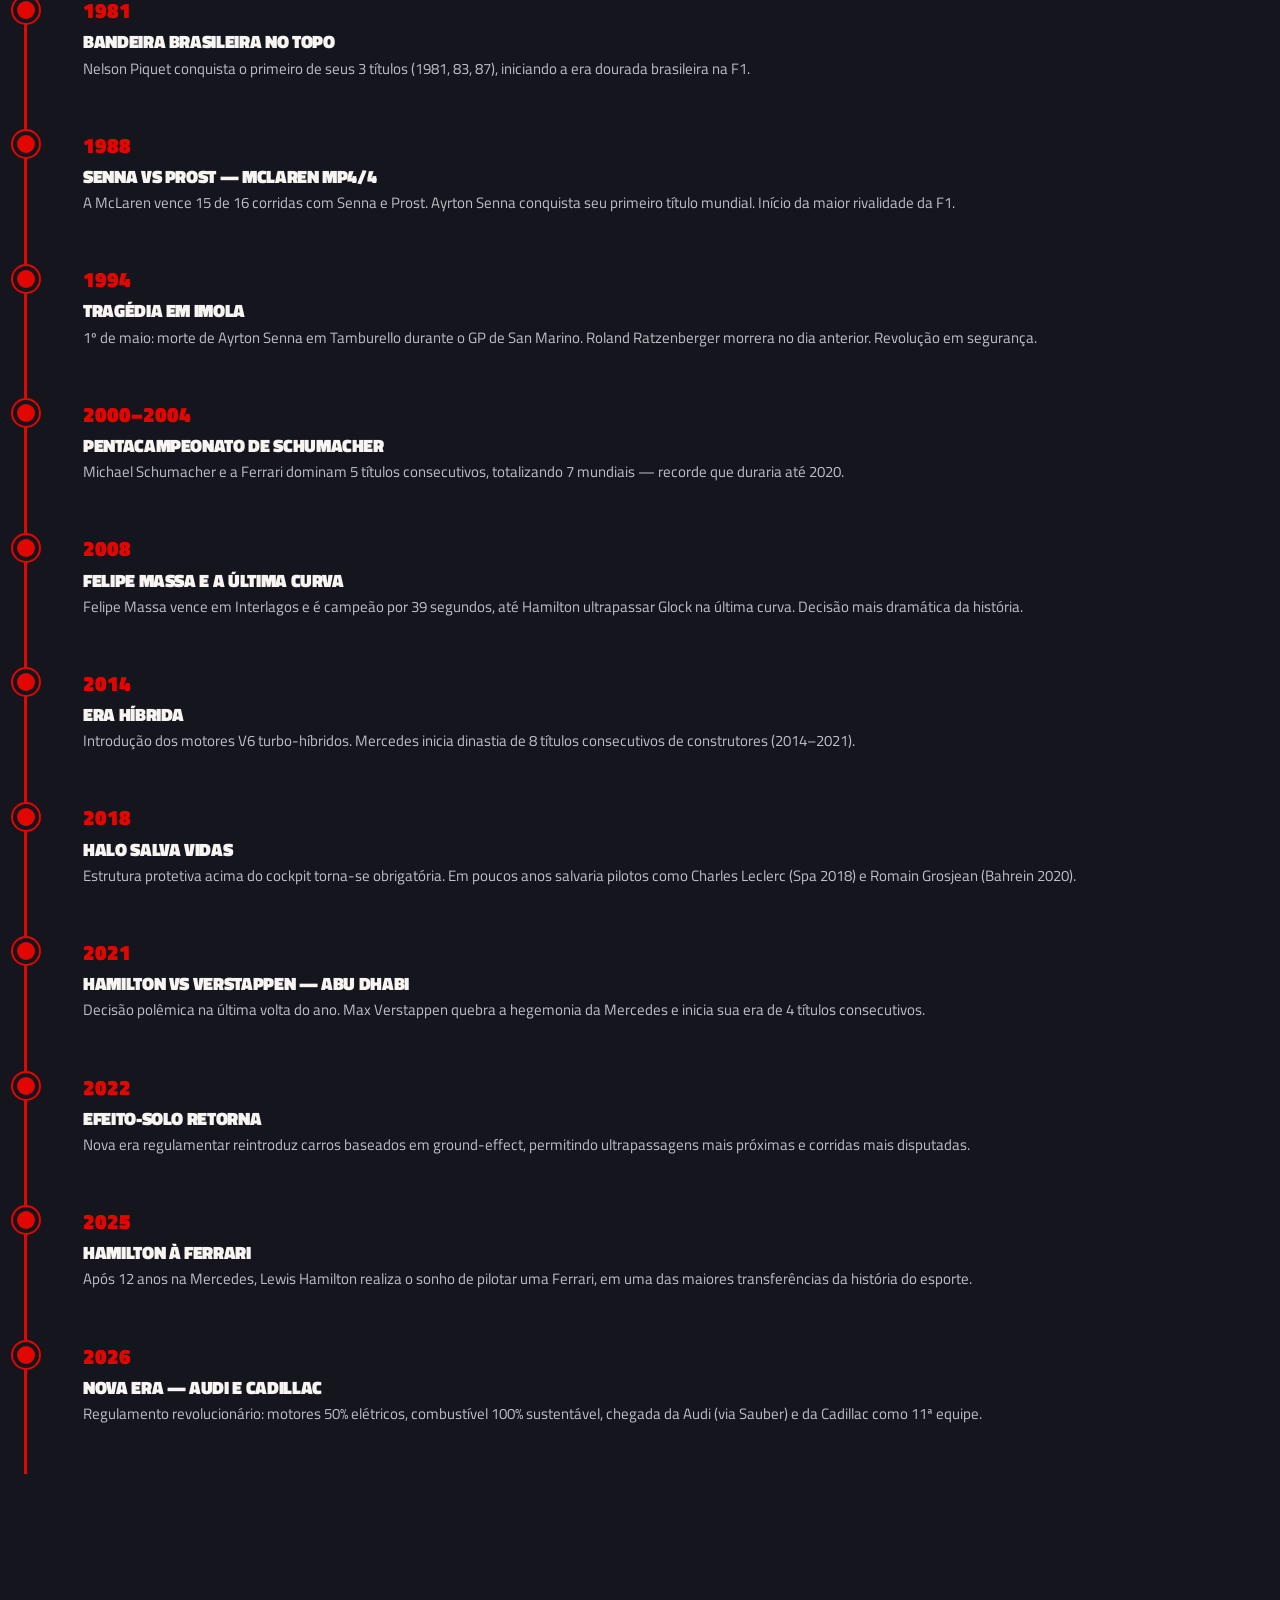
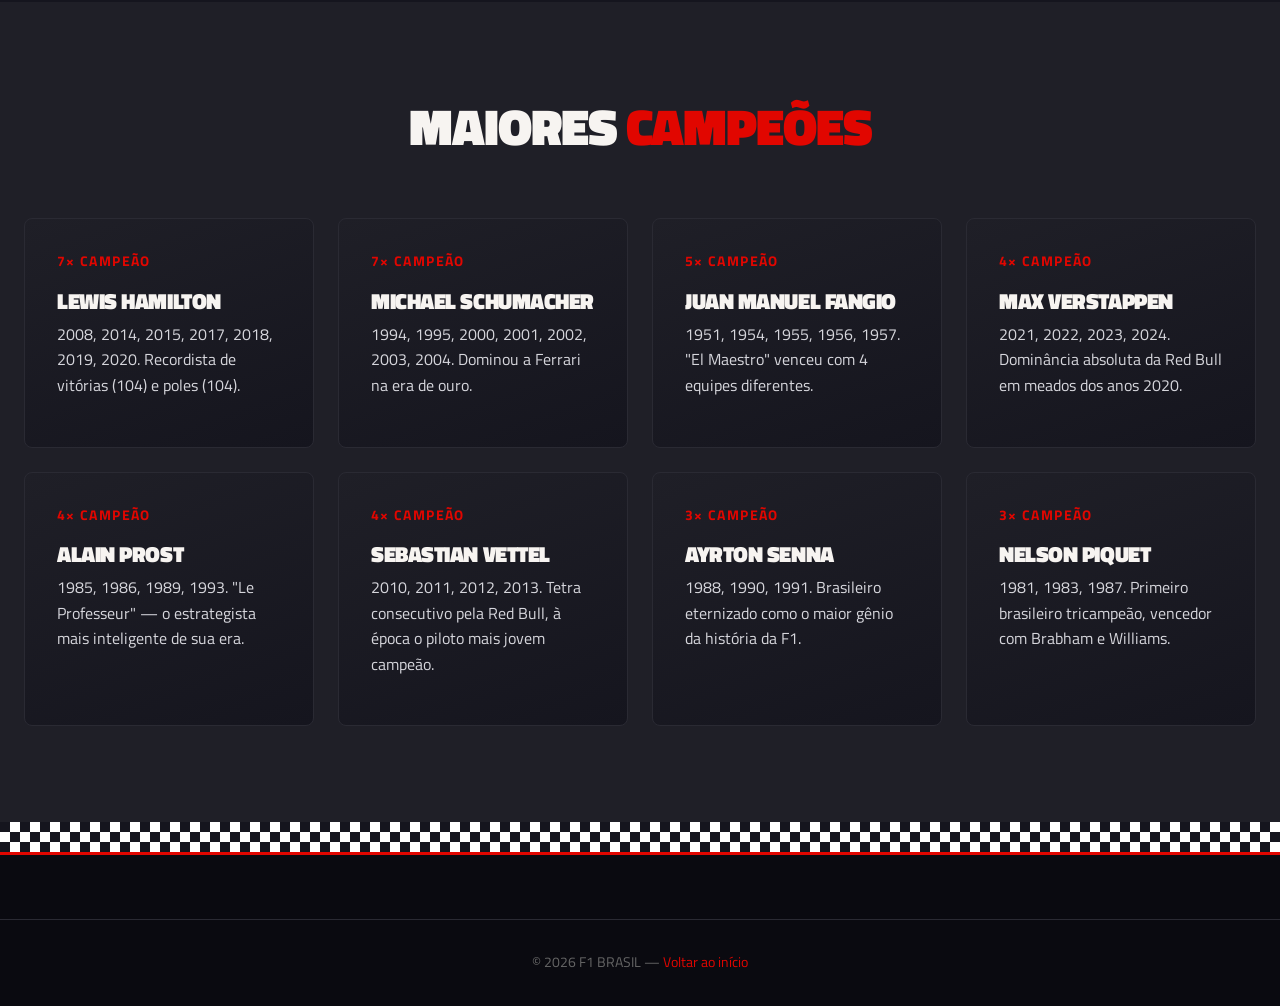
<file: Projeto Fórmula 1 (com php)/pages/historia.html>
<!DOCTYPE html>
<html lang="pt-BR">
<head>
<meta charset="UTF-8">
<meta name="viewport" content="width=device-width,initial-scale=1">
<title>História — F1 BRASIL</title>
<meta name="description" content="A linha do tempo completa da Fórmula 1: de 1950 até os dias atuais, com pilotos, equipes e marcos históricos.">
<link rel="stylesheet" href="../css/style.css">
<link href="https://fonts.googleapis.com/css2?family=Titillium+Web:wght@400;600;700;900&display=swap" rel="stylesheet">
</head>
<body>

<nav class="nav">
  <div class="nav-inner">
    <input type="checkbox" id="nav-toggle" class="nav-toggle" aria-label="Abrir menu">
    <a href="../index.html" class="logo"><span class="logo-mark">F1</span>FORMULA 1</a>
    <ul class="nav-links">
      <li><a href="../index.html">Home</a></li>
      <li><a href="pilotos.html">Pilotos</a></li>
      <li><a href="equipes.html">Equipes</a></li>
      <li><a href="carros.html">Carros</a></li>
      <li><a href="circuitos.html">Circuitos</a></li>
      <li><a href="premios.html">Grandes Prêmios</a></li>
      <li><a href="historia.html">História</a></li>
    </ul>
    <label for="nav-toggle" class="nav-burger" aria-hidden="true"><span></span><span></span><span></span></label>
  </div>
</nav>

<header class="hero" style="min-height:50vh">
  <div class="hero-content">
    <span class="eyebrow">★ 1950 → 2026 ★</span>
    <h1>A <span>HISTÓRIA</span></h1>
    <p class="hero-sub">Mais de sete décadas de evolução técnica, tragédias, rivalidades épicas e momentos que mudaram o esporte para sempre.</p>
  </div>
</header>

<section>
  <div class="container">
    <div class="section-head"><h2>Linha do <span>Tempo</span></h2><p>Os marcos que definiram a Fórmula 1</p></div>

    <div class="timeline">

      <div class="timeline-item">
        <div class="year">1950</div>
        <h4>O Início — Silverstone</h4>
        <p>13 de maio de 1950: primeira corrida do Campeonato Mundial em Silverstone, vencida por Giuseppe Farina (Alfa Romeo), que também faturaria o primeiro título.</p>
      </div>

      <div class="timeline-item">
        <div class="year">1951</div>
        <h4>Fangio e a Era Argentina</h4>
        <p>Juan Manuel Fangio conquista o primeiro de seus 5 títulos mundiais (1951, 54, 55, 56, 57) — recorde que duraria 46 anos até Schumacher.</p>
      </div>

      <div class="timeline-item">
        <div class="year">1958</div>
        <h4>Primeiro Título de Construtores</h4>
        <p>Vanwall vence o primeiro Campeonato de Construtores. A partir daqui, equipes também competem por título próprio.</p>
      </div>

      <div class="timeline-item">
        <div class="year">1968</div>
        <h4>Era das Asas Aerodinâmicas</h4>
        <p>Lotus introduz asas dianteiras e traseiras pela primeira vez no GP da Bélgica. Revolução no design dos monopostos.</p>
      </div>

      <div class="timeline-item">
        <div class="year">1972</div>
        <h4>Emerson Fittipaldi Campeão</h4>
        <p>Aos 25 anos, "Emo" se torna o mais jovem campeão da história até então e o primeiro sul-americano a vencer o título.</p>
      </div>

      <div class="timeline-item">
        <div class="year">1976</div>
        <h4>Hunt vs Lauda</h4>
        <p>Niki Lauda quase morre em Nürburgring, retorna em 6 semanas e perde o título por 1 ponto para James Hunt — a rivalidade eternizada no filme "Rush".</p>
      </div>

      <div class="timeline-item">
        <div class="year">1981</div>
        <h4>Bandeira Brasileira no Topo</h4>
        <p>Nelson Piquet conquista o primeiro de seus 3 títulos (1981, 83, 87), iniciando a era dourada brasileira na F1.</p>
      </div>

      <div class="timeline-item">
        <div class="year">1988</div>
        <h4>Senna vs Prost — McLaren MP4/4</h4>
        <p>A McLaren vence 15 de 16 corridas com Senna e Prost. Ayrton Senna conquista seu primeiro título mundial. Início da maior rivalidade da F1.</p>
      </div>

      <div class="timeline-item">
        <div class="year">1994</div>
        <h4>Tragédia em Imola</h4>
        <p>1º de maio: morte de Ayrton Senna em Tamburello durante o GP de San Marino. Roland Ratzenberger morrera no dia anterior. Revolução em segurança.</p>
      </div>

      <div class="timeline-item">
        <div class="year">2000–2004</div>
        <h4>Pentacampeonato de Schumacher</h4>
        <p>Michael Schumacher e a Ferrari dominam 5 títulos consecutivos, totalizando 7 mundiais — recorde que duraria até 2020.</p>
      </div>

      <div class="timeline-item">
        <div class="year">2008</div>
        <h4>Felipe Massa e a Última Curva</h4>
        <p>Felipe Massa vence em Interlagos e é campeão por 39 segundos, até Hamilton ultrapassar Glock na última curva. Decisão mais dramática da história.</p>
      </div>

      <div class="timeline-item">
        <div class="year">2014</div>
        <h4>Era Híbrida</h4>
        <p>Introdução dos motores V6 turbo-híbridos. Mercedes inicia dinastia de 8 títulos consecutivos de construtores (2014–2021).</p>
      </div>

      <div class="timeline-item">
        <div class="year">2018</div>
        <h4>Halo Salva Vidas</h4>
        <p>Estrutura protetiva acima do cockpit torna-se obrigatória. Em poucos anos salvaria pilotos como Charles Leclerc (Spa 2018) e Romain Grosjean (Bahrein 2020).</p>
      </div>

      <div class="timeline-item">
        <div class="year">2021</div>
        <h4>Hamilton vs Verstappen — Abu Dhabi</h4>
        <p>Decisão polêmica na última volta do ano. Max Verstappen quebra a hegemonia da Mercedes e inicia sua era de 4 títulos consecutivos.</p>
      </div>

      <div class="timeline-item">
        <div class="year">2022</div>
        <h4>Efeito-Solo Retorna</h4>
        <p>Nova era regulamentar reintroduz carros baseados em ground-effect, permitindo ultrapassagens mais próximas e corridas mais disputadas.</p>
      </div>

      <div class="timeline-item">
        <div class="year">2025</div>
        <h4>Hamilton à Ferrari</h4>
        <p>Após 12 anos na Mercedes, Lewis Hamilton realiza o sonho de pilotar uma Ferrari, em uma das maiores transferências da história do esporte.</p>
      </div>

      <div class="timeline-item">
        <div class="year">2026</div>
        <h4>Nova Era — Audi e Cadillac</h4>
        <p>Regulamento revolucionário: motores 50% elétricos, combustível 100% sustentável, chegada da Audi (via Sauber) e da Cadillac como 11ª equipe.</p>
      </div>

    </div>
  </div>
</section>

<section style="background:var(--carbon)">
  <div class="container">
    <div class="section-head"><h2>Maiores <span>Campeões</span></h2></div>
    <div class="grid grid-4">
      <div class="card"><div class="meta">7× Campeão</div><h3>Lewis Hamilton</h3><p>2008, 2014, 2015, 2017, 2018, 2019, 2020. Recordista de vitórias (104) e poles (104).</p></div>
      <div class="card"><div class="meta">7× Campeão</div><h3>Michael Schumacher</h3><p>1994, 1995, 2000, 2001, 2002, 2003, 2004. Dominou a Ferrari na era de ouro.</p></div>
      <div class="card"><div class="meta">5× Campeão</div><h3>Juan Manuel Fangio</h3><p>1951, 1954, 1955, 1956, 1957. "El Maestro" venceu com 4 equipes diferentes.</p></div>
      <div class="card"><div class="meta">4× Campeão</div><h3>Max Verstappen</h3><p>2021, 2022, 2023, 2024. Dominância absoluta da Red Bull em meados dos anos 2020.</p></div>
      <div class="card"><div class="meta">4× Campeão</div><h3>Alain Prost</h3><p>1985, 1986, 1989, 1993. "Le Professeur" — o estrategista mais inteligente de sua era.</p></div>
      <div class="card"><div class="meta">4× Campeão</div><h3>Sebastian Vettel</h3><p>2010, 2011, 2012, 2013. Tetra consecutivo pela Red Bull, à época o piloto mais jovem campeão.</p></div>
      <div class="card"><div class="meta">3× Campeão</div><h3>Ayrton Senna</h3><p>1988, 1990, 1991. Brasileiro eternizado como o maior gênio da história da F1.</p></div>
      <div class="card"><div class="meta">3× Campeão</div><h3>Nelson Piquet</h3><p>1981, 1983, 1987. Primeiro brasileiro tricampeão, vencedor com Brabham e Williams.</p></div>
    </div>
  </div>
</section>

<div class="checkered"></div>

<footer><div class="container footer-bot">© 2026 F1 BRASIL — <a href="../index.html" style="color:var(--red)">Voltar ao início</a></div></footer>

</body>
</html>
</file>
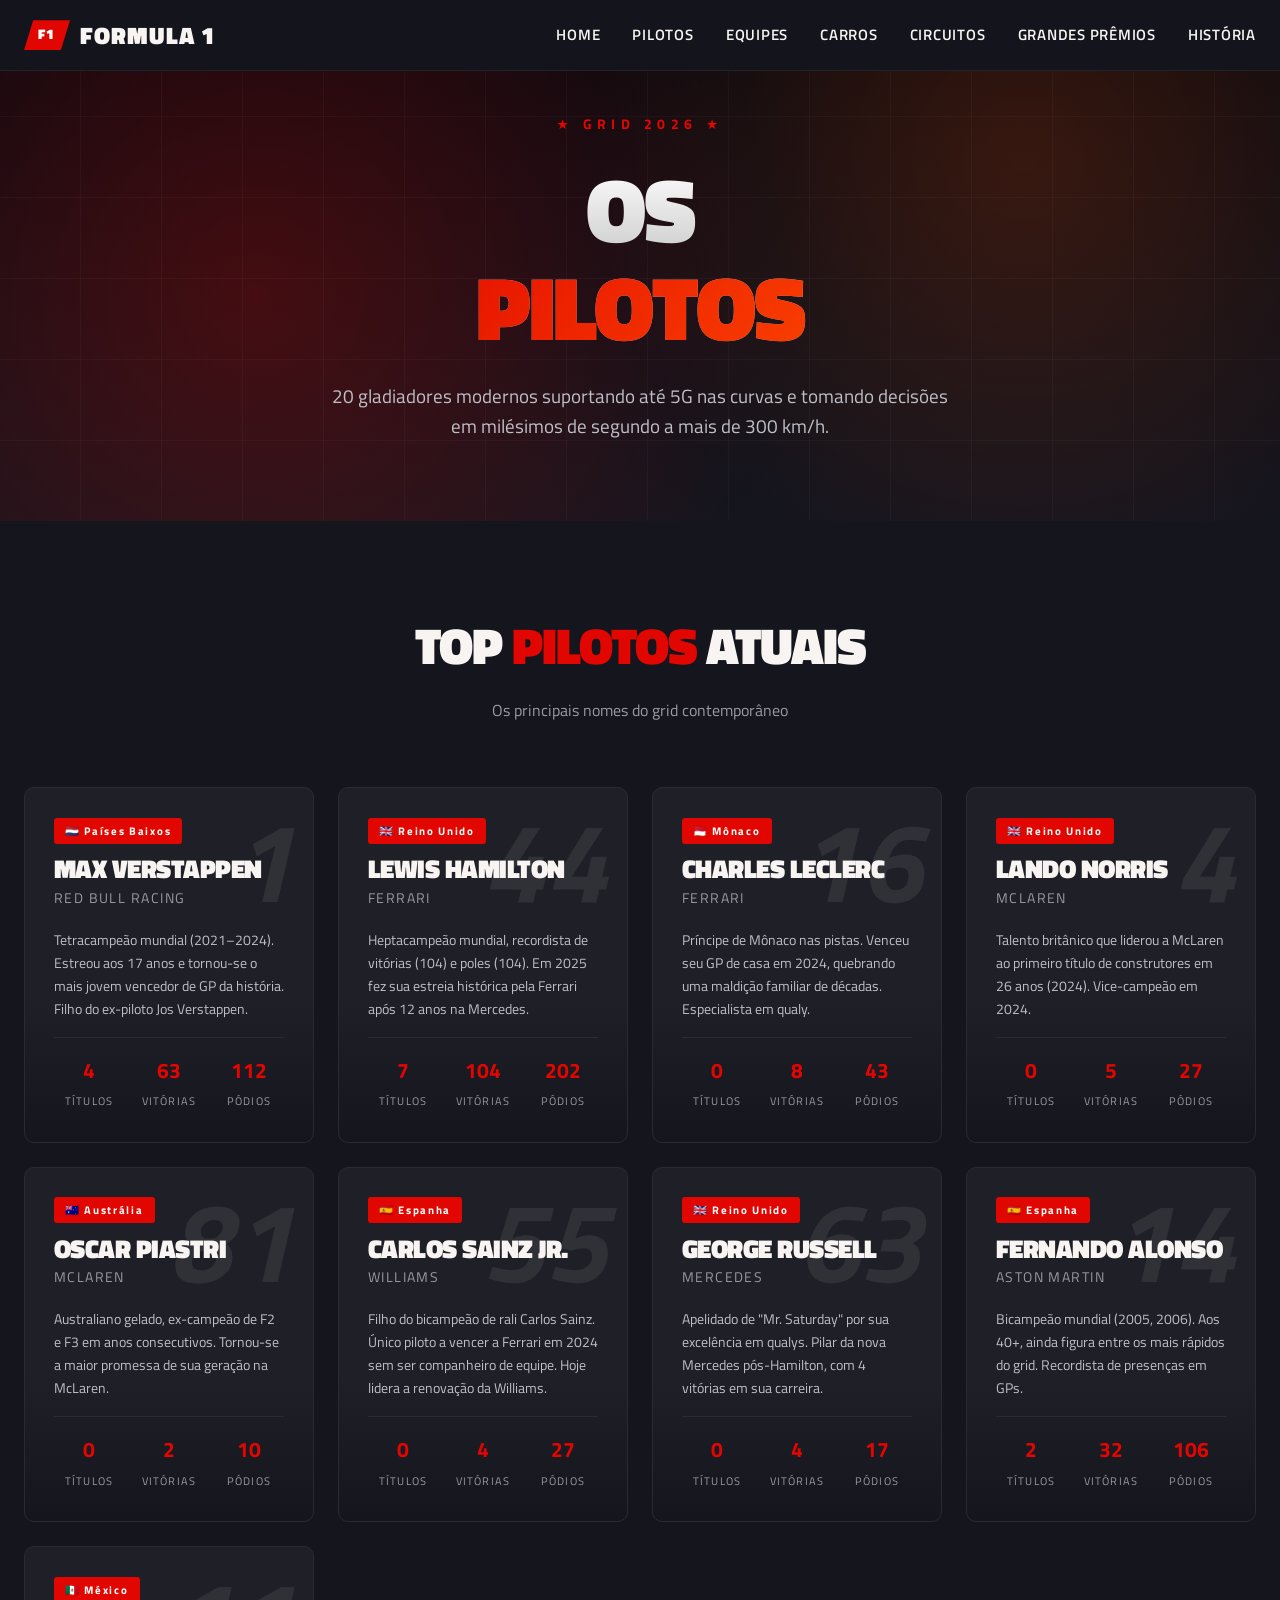
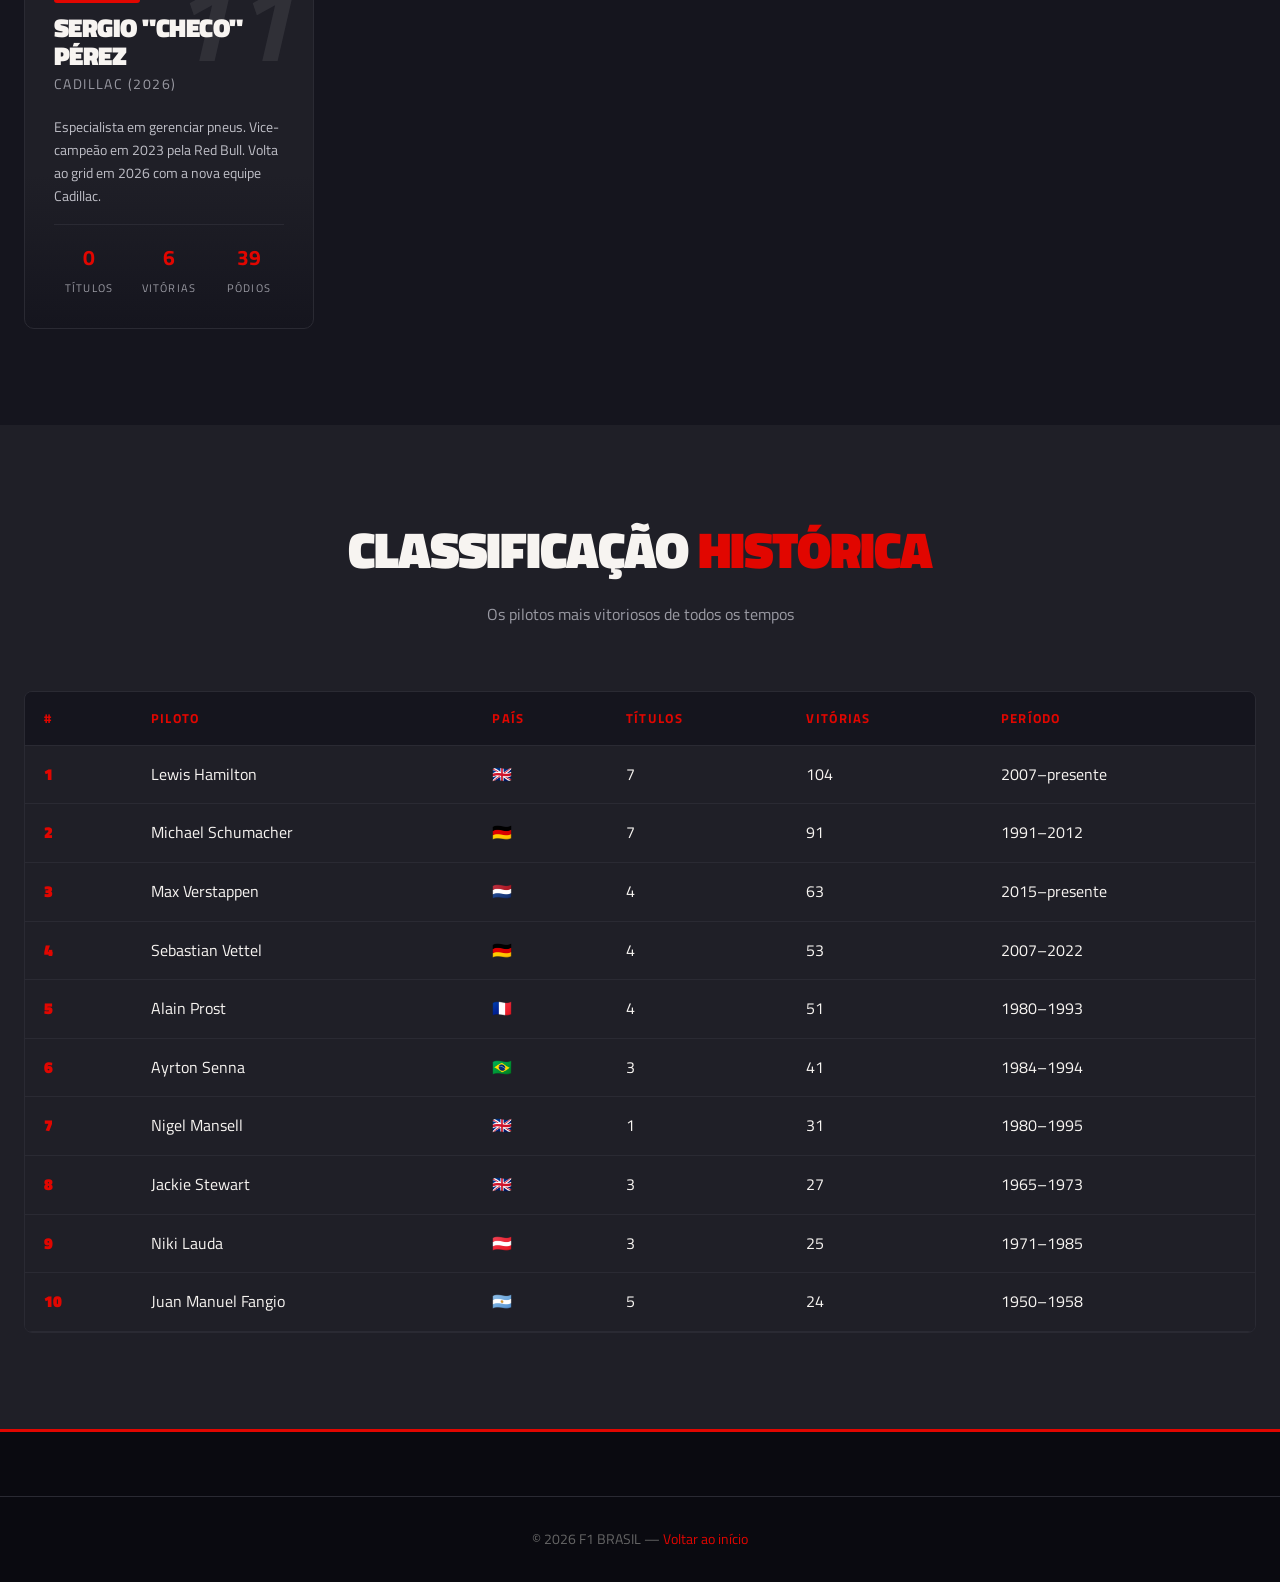
<file: Projeto Fórmula 1 (com php)/pages/pilotos.html>
<!DOCTYPE html>
<html lang="pt-BR">
<head>
<meta charset="UTF-8">
<meta name="viewport" content="width=device-width,initial-scale=1">
<title>Pilotos — F1 BRASIL</title>
<meta name="description" content="Todos os 20 pilotos da Fórmula 1: biografia, números, vitórias e equipes.">
<link rel="stylesheet" href="../css/style.css">
<link href="https://fonts.googleapis.com/css2?family=Titillium+Web:wght@400;600;700;900&display=swap" rel="stylesheet">
</head>
<body>

<nav class="nav">
  <div class="nav-inner">
    <input type="checkbox" id="nav-toggle" class="nav-toggle" aria-label="Abrir menu">
    <a href="../index.html" class="logo"><span class="logo-mark">F1</span>FORMULA 1</a>
    <ul class="nav-links">
      <li><a href="../index.html">Home</a></li>
      <li><a href="pilotos.html">Pilotos</a></li>
      <li><a href="equipes.html">Equipes</a></li>
      <li><a href="carros.html">Carros</a></li>
      <li><a href="circuitos.html">Circuitos</a></li>
      <li><a href="premios.html">Grandes Prêmios</a></li>
      <li><a href="historia.html">História</a></li>
    </ul>
    <label for="nav-toggle" class="nav-burger" aria-hidden="true"><span></span><span></span><span></span></label>
  </div>
</nav>

<header class="hero" style="min-height:50vh">
  <div class="hero-content">
    <span class="eyebrow">★ Grid 2026 ★</span>
    <h1>OS <span>PILOTOS</span></h1>
    <p class="hero-sub">20 gladiadores modernos suportando até 5G nas curvas e tomando decisões em milésimos de segundo a mais de 300 km/h.</p>
  </div>
</header>

<section>
  <div class="container">
    <div class="section-head"><h2>Top <span>Pilotos</span> Atuais</h2><p>Os principais nomes do grid contemporâneo</p></div>
    <div class="grid grid-3">

      <div class="driver-card">
        <div class="driver-num">1</div>
        <div class="driver-body">
          <span class="driver-flag">🇳🇱 Países Baixos</span>
          <h3>Max Verstappen</h3>
          <div class="driver-team">Red Bull Racing</div>
          <p style="font-size:.9rem;color:#bfbfc7">Tetracampeão mundial (2021–2024). Estreou aos 17 anos e tornou-se o mais jovem vencedor de GP da história. Filho do ex-piloto Jos Verstappen.</p>
          <div class="driver-stats">
            <div><strong>4</strong><span>Títulos</span></div>
            <div><strong>63</strong><span>Vitórias</span></div>
            <div><strong>112</strong><span>Pódios</span></div>
          </div>
        </div>
      </div>

      <div class="driver-card">
        <div class="driver-num">44</div>
        <div class="driver-body">
          <span class="driver-flag">🇬🇧 Reino Unido</span>
          <h3>Lewis Hamilton</h3>
          <div class="driver-team">Ferrari</div>
          <p style="font-size:.9rem;color:#bfbfc7">Heptacampeão mundial, recordista de vitórias (104) e poles (104). Em 2025 fez sua estreia histórica pela Ferrari após 12 anos na Mercedes.</p>
          <div class="driver-stats">
            <div><strong>7</strong><span>Títulos</span></div>
            <div><strong>104</strong><span>Vitórias</span></div>
            <div><strong>202</strong><span>Pódios</span></div>
          </div>
        </div>
      </div>

      <div class="driver-card">
        <div class="driver-num">16</div>
        <div class="driver-body">
          <span class="driver-flag">🇲🇨 Mônaco</span>
          <h3>Charles Leclerc</h3>
          <div class="driver-team">Ferrari</div>
          <p style="font-size:.9rem;color:#bfbfc7">Príncipe de Mônaco nas pistas. Venceu seu GP de casa em 2024, quebrando uma maldição familiar de décadas. Especialista em qualy.</p>
          <div class="driver-stats">
            <div><strong>0</strong><span>Títulos</span></div>
            <div><strong>8</strong><span>Vitórias</span></div>
            <div><strong>43</strong><span>Pódios</span></div>
          </div>
        </div>
      </div>

      <div class="driver-card">
        <div class="driver-num">4</div>
        <div class="driver-body">
          <span class="driver-flag">🇬🇧 Reino Unido</span>
          <h3>Lando Norris</h3>
          <div class="driver-team">McLaren</div>
          <p style="font-size:.9rem;color:#bfbfc7">Talento britânico que liderou a McLaren ao primeiro título de construtores em 26 anos (2024). Vice-campeão em 2024.</p>
          <div class="driver-stats">
            <div><strong>0</strong><span>Títulos</span></div>
            <div><strong>5</strong><span>Vitórias</span></div>
            <div><strong>27</strong><span>Pódios</span></div>
          </div>
        </div>
      </div>

      <div class="driver-card">
        <div class="driver-num">81</div>
        <div class="driver-body">
          <span class="driver-flag">🇦🇺 Austrália</span>
          <h3>Oscar Piastri</h3>
          <div class="driver-team">McLaren</div>
          <p style="font-size:.9rem;color:#bfbfc7">Australiano gelado, ex-campeão de F2 e F3 em anos consecutivos. Tornou-se a maior promessa de sua geração na McLaren.</p>
          <div class="driver-stats">
            <div><strong>0</strong><span>Títulos</span></div>
            <div><strong>2</strong><span>Vitórias</span></div>
            <div><strong>10</strong><span>Pódios</span></div>
          </div>
        </div>
      </div>

      <div class="driver-card">
        <div class="driver-num">55</div>
        <div class="driver-body">
          <span class="driver-flag">🇪🇸 Espanha</span>
          <h3>Carlos Sainz Jr.</h3>
          <div class="driver-team">Williams</div>
          <p style="font-size:.9rem;color:#bfbfc7">Filho do bicampeão de rali Carlos Sainz. Único piloto a vencer a Ferrari em 2024 sem ser companheiro de equipe. Hoje lidera a renovação da Williams.</p>
          <div class="driver-stats">
            <div><strong>0</strong><span>Títulos</span></div>
            <div><strong>4</strong><span>Vitórias</span></div>
            <div><strong>27</strong><span>Pódios</span></div>
          </div>
        </div>
      </div>

      <div class="driver-card">
        <div class="driver-num">63</div>
        <div class="driver-body">
          <span class="driver-flag">🇬🇧 Reino Unido</span>
          <h3>George Russell</h3>
          <div class="driver-team">Mercedes</div>
          <p style="font-size:.9rem;color:#bfbfc7">Apelidado de "Mr. Saturday" por sua excelência em qualys. Pilar da nova Mercedes pós-Hamilton, com 4 vitórias em sua carreira.</p>
          <div class="driver-stats">
            <div><strong>0</strong><span>Títulos</span></div>
            <div><strong>4</strong><span>Vitórias</span></div>
            <div><strong>17</strong><span>Pódios</span></div>
          </div>
        </div>
      </div>

      <div class="driver-card">
        <div class="driver-num">14</div>
        <div class="driver-body">
          <span class="driver-flag">🇪🇸 Espanha</span>
          <h3>Fernando Alonso</h3>
          <div class="driver-team">Aston Martin</div>
          <p style="font-size:.9rem;color:#bfbfc7">Bicampeão mundial (2005, 2006). Aos 40+, ainda figura entre os mais rápidos do grid. Recordista de presenças em GPs.</p>
          <div class="driver-stats">
            <div><strong>2</strong><span>Títulos</span></div>
            <div><strong>32</strong><span>Vitórias</span></div>
            <div><strong>106</strong><span>Pódios</span></div>
          </div>
        </div>
      </div>

      <div class="driver-card">
        <div class="driver-num">11</div>
        <div class="driver-body">
          <span class="driver-flag">🇲🇽 México</span>
          <h3>Sergio "Checo" Pérez</h3>
          <div class="driver-team">Cadillac (2026)</div>
          <p style="font-size:.9rem;color:#bfbfc7">Especialista em gerenciar pneus. Vice-campeão em 2023 pela Red Bull. Volta ao grid em 2026 com a nova equipe Cadillac.</p>
          <div class="driver-stats">
            <div><strong>0</strong><span>Títulos</span></div>
            <div><strong>6</strong><span>Vitórias</span></div>
            <div><strong>39</strong><span>Pódios</span></div>
          </div>
        </div>
      </div>

    </div>
  </div>
</section>

<section style="background:var(--carbon)">
  <div class="container">
    <div class="section-head"><h2>Classificação <span>Histórica</span></h2><p>Os pilotos mais vitoriosos de todos os tempos</p></div>
    <div class="table-wrap">
      <table>
        <thead><tr><th>#</th><th>Piloto</th><th>País</th><th>Títulos</th><th>Vitórias</th><th>Período</th></tr></thead>
        <tbody>
          <tr><td class="pos">1</td><td>Lewis Hamilton</td><td>🇬🇧</td><td>7</td><td>104</td><td>2007–presente</td></tr>
          <tr><td class="pos">2</td><td>Michael Schumacher</td><td>🇩🇪</td><td>7</td><td>91</td><td>1991–2012</td></tr>
          <tr><td class="pos">3</td><td>Max Verstappen</td><td>🇳🇱</td><td>4</td><td>63</td><td>2015–presente</td></tr>
          <tr><td class="pos">4</td><td>Sebastian Vettel</td><td>🇩🇪</td><td>4</td><td>53</td><td>2007–2022</td></tr>
          <tr><td class="pos">5</td><td>Alain Prost</td><td>🇫🇷</td><td>4</td><td>51</td><td>1980–1993</td></tr>
          <tr><td class="pos">6</td><td>Ayrton Senna</td><td>🇧🇷</td><td>3</td><td>41</td><td>1984–1994</td></tr>
          <tr><td class="pos">7</td><td>Nigel Mansell</td><td>🇬🇧</td><td>1</td><td>31</td><td>1980–1995</td></tr>
          <tr><td class="pos">8</td><td>Jackie Stewart</td><td>🇬🇧</td><td>3</td><td>27</td><td>1965–1973</td></tr>
          <tr><td class="pos">9</td><td>Niki Lauda</td><td>🇦🇹</td><td>3</td><td>25</td><td>1971–1985</td></tr>
          <tr><td class="pos">10</td><td>Juan Manuel Fangio</td><td>🇦🇷</td><td>5</td><td>24</td><td>1950–1958</td></tr>
        </tbody>
      </table>
    </div>
  </div>
</section>

<footer>
  <div class="container footer-bot">© 2026 F1 BRASIL — <a href="../index.html" style="color:var(--red)">Voltar ao início</a></div>
</footer>

</body>
</html>
</file>
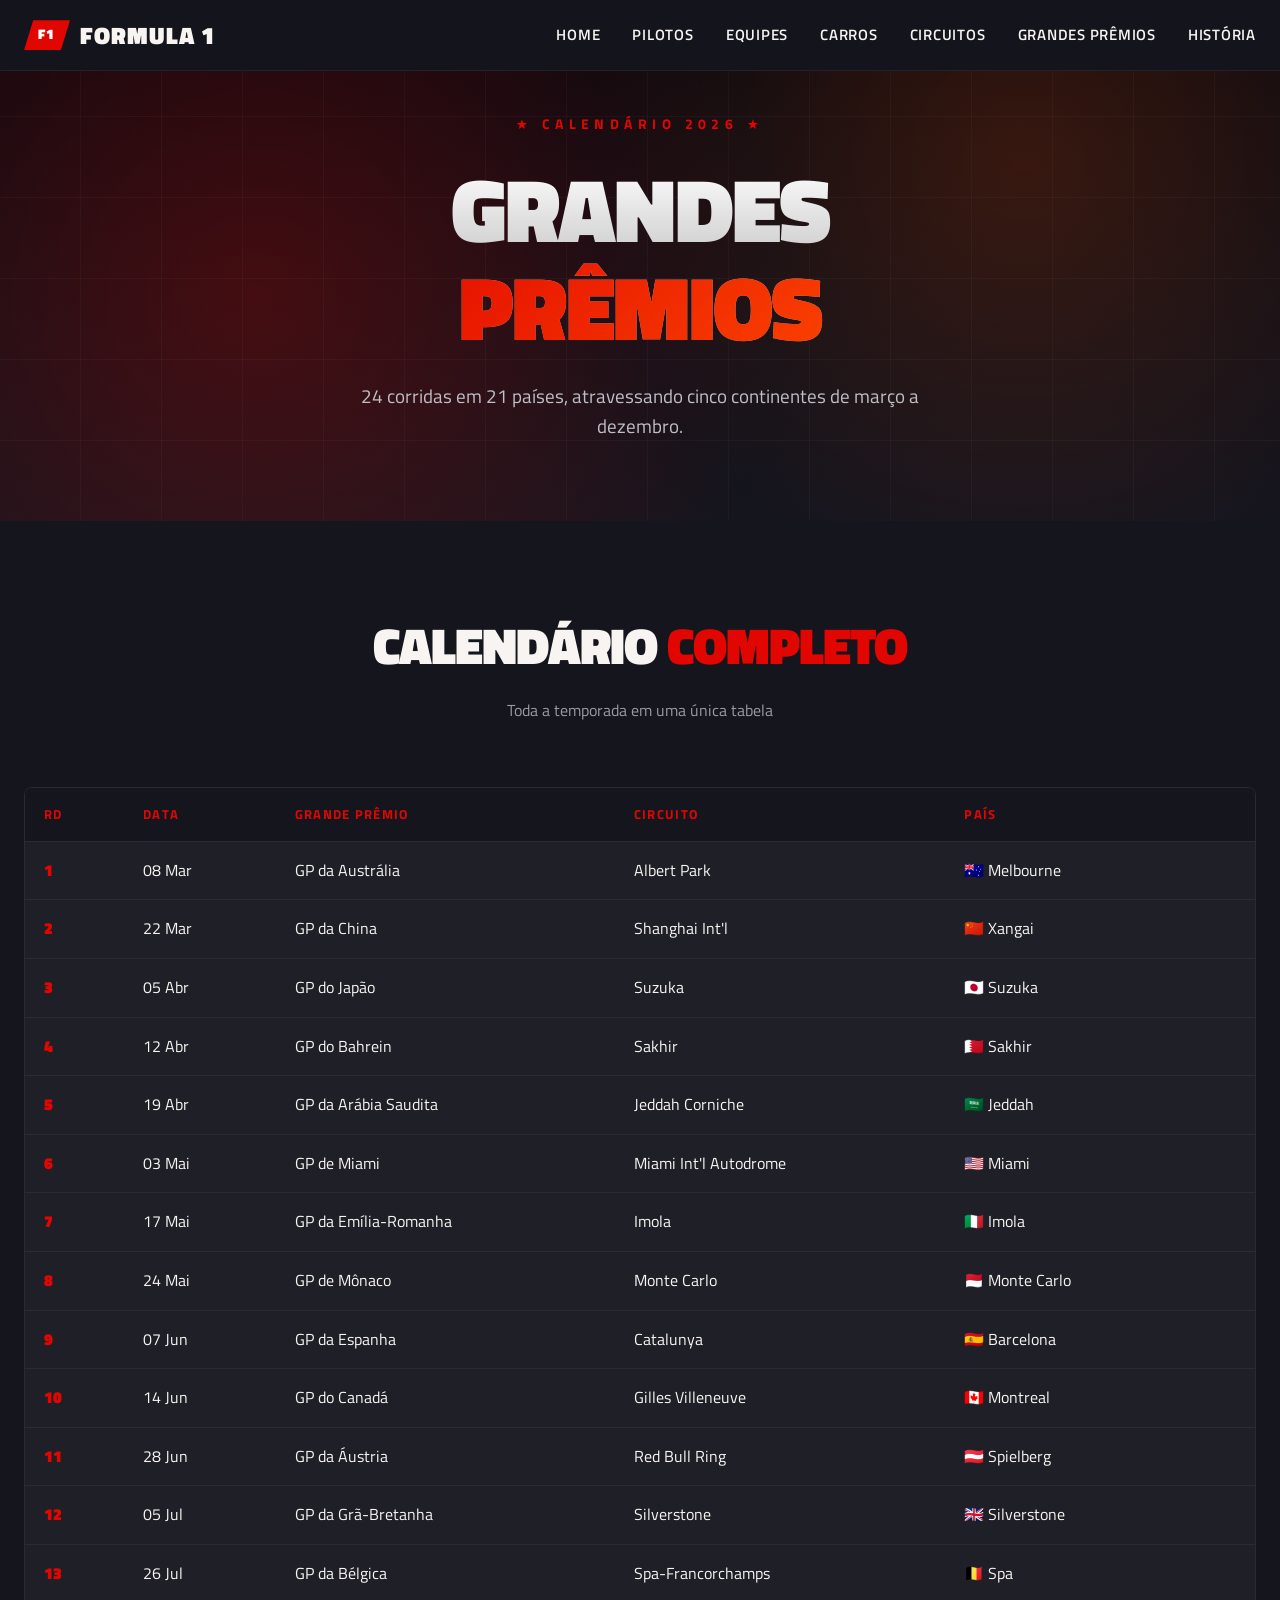
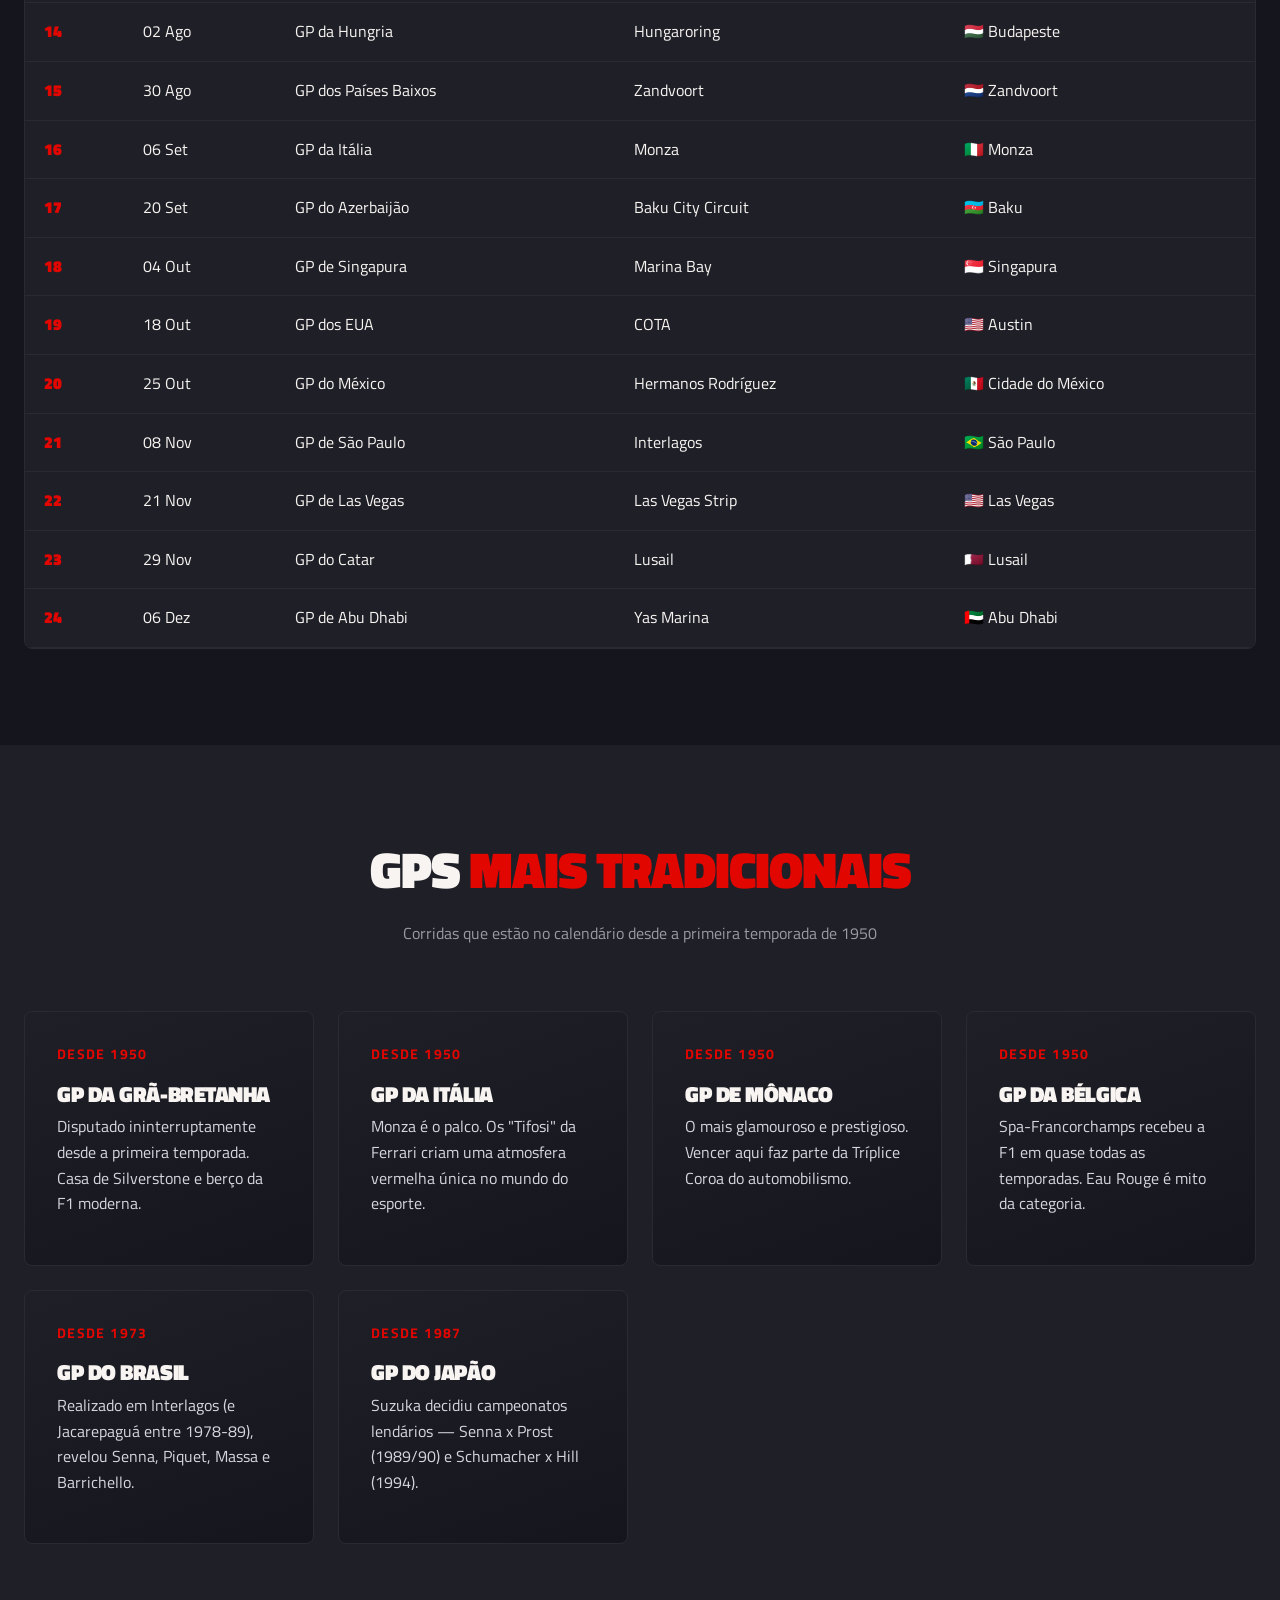
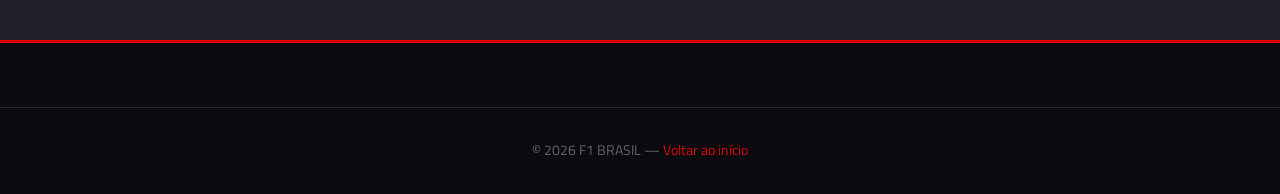
<file: Projeto Fórmula 1 (com php)/pages/premios.html>
<!DOCTYPE html>
<html lang="pt-BR">
<head>
<meta charset="UTF-8">
<meta name="viewport" content="width=device-width,initial-scale=1">
<title>Grandes Prêmios — F1 BRASIL</title>
<meta name="description" content="Calendário completo da temporada de Fórmula 1: 24 Grandes Prêmios pelos cinco continentes.">
<link rel="stylesheet" href="../css/style.css">
<link href="https://fonts.googleapis.com/css2?family=Titillium+Web:wght@400;600;700;900&display=swap" rel="stylesheet">
</head>
<body>

<nav class="nav">
  <div class="nav-inner">
    <input type="checkbox" id="nav-toggle" class="nav-toggle" aria-label="Abrir menu">
    <a href="../index.html" class="logo"><span class="logo-mark">F1</span>FORMULA 1</a>
    <ul class="nav-links">
      <li><a href="../index.html">Home</a></li>
      <li><a href="pilotos.html">Pilotos</a></li>
      <li><a href="equipes.html">Equipes</a></li>
      <li><a href="carros.html">Carros</a></li>
      <li><a href="circuitos.html">Circuitos</a></li>
      <li><a href="premios.html">Grandes Prêmios</a></li>
      <li><a href="historia.html">História</a></li>
    </ul>
    <label for="nav-toggle" class="nav-burger" aria-hidden="true"><span></span><span></span><span></span></label>
  </div>
</nav>

<header class="hero" style="min-height:50vh">
  <div class="hero-content">
    <span class="eyebrow">★ Calendário 2026 ★</span>
    <h1>GRANDES <span>PRÊMIOS</span></h1>
    <p class="hero-sub">24 corridas em 21 países, atravessando cinco continentes de março a dezembro.</p>
  </div>
</header>

<section>
  <div class="container">
    <div class="section-head"><h2>Calendário <span>Completo</span></h2><p>Toda a temporada em uma única tabela</p></div>
    <div class="table-wrap">
      <table>
        <thead><tr><th>Rd</th><th>Data</th><th>Grande Prêmio</th><th>Circuito</th><th>País</th></tr></thead>
        <tbody>
          <tr><td class="pos">1</td><td>08 Mar</td><td>GP da Austrália</td><td>Albert Park</td><td>🇦🇺 Melbourne</td></tr>
          <tr><td class="pos">2</td><td>22 Mar</td><td>GP da China</td><td>Shanghai Int'l</td><td>🇨🇳 Xangai</td></tr>
          <tr><td class="pos">3</td><td>05 Abr</td><td>GP do Japão</td><td>Suzuka</td><td>🇯🇵 Suzuka</td></tr>
          <tr><td class="pos">4</td><td>12 Abr</td><td>GP do Bahrein</td><td>Sakhir</td><td>🇧🇭 Sakhir</td></tr>
          <tr><td class="pos">5</td><td>19 Abr</td><td>GP da Arábia Saudita</td><td>Jeddah Corniche</td><td>🇸🇦 Jeddah</td></tr>
          <tr><td class="pos">6</td><td>03 Mai</td><td>GP de Miami</td><td>Miami Int'l Autodrome</td><td>🇺🇸 Miami</td></tr>
          <tr><td class="pos">7</td><td>17 Mai</td><td>GP da Emília-Romanha</td><td>Imola</td><td>🇮🇹 Imola</td></tr>
          <tr><td class="pos">8</td><td>24 Mai</td><td>GP de Mônaco</td><td>Monte Carlo</td><td>🇲🇨 Monte Carlo</td></tr>
          <tr><td class="pos">9</td><td>07 Jun</td><td>GP da Espanha</td><td>Catalunya</td><td>🇪🇸 Barcelona</td></tr>
          <tr><td class="pos">10</td><td>14 Jun</td><td>GP do Canadá</td><td>Gilles Villeneuve</td><td>🇨🇦 Montreal</td></tr>
          <tr><td class="pos">11</td><td>28 Jun</td><td>GP da Áustria</td><td>Red Bull Ring</td><td>🇦🇹 Spielberg</td></tr>
          <tr><td class="pos">12</td><td>05 Jul</td><td>GP da Grã-Bretanha</td><td>Silverstone</td><td>🇬🇧 Silverstone</td></tr>
          <tr><td class="pos">13</td><td>26 Jul</td><td>GP da Bélgica</td><td>Spa-Francorchamps</td><td>🇧🇪 Spa</td></tr>
          <tr><td class="pos">14</td><td>02 Ago</td><td>GP da Hungria</td><td>Hungaroring</td><td>🇭🇺 Budapeste</td></tr>
          <tr><td class="pos">15</td><td>30 Ago</td><td>GP dos Países Baixos</td><td>Zandvoort</td><td>🇳🇱 Zandvoort</td></tr>
          <tr><td class="pos">16</td><td>06 Set</td><td>GP da Itália</td><td>Monza</td><td>🇮🇹 Monza</td></tr>
          <tr><td class="pos">17</td><td>20 Set</td><td>GP do Azerbaijão</td><td>Baku City Circuit</td><td>🇦🇿 Baku</td></tr>
          <tr><td class="pos">18</td><td>04 Out</td><td>GP de Singapura</td><td>Marina Bay</td><td>🇸🇬 Singapura</td></tr>
          <tr><td class="pos">19</td><td>18 Out</td><td>GP dos EUA</td><td>COTA</td><td>🇺🇸 Austin</td></tr>
          <tr><td class="pos">20</td><td>25 Out</td><td>GP do México</td><td>Hermanos Rodríguez</td><td>🇲🇽 Cidade do México</td></tr>
          <tr><td class="pos">21</td><td>08 Nov</td><td>GP de São Paulo</td><td>Interlagos</td><td>🇧🇷 São Paulo</td></tr>
          <tr><td class="pos">22</td><td>21 Nov</td><td>GP de Las Vegas</td><td>Las Vegas Strip</td><td>🇺🇸 Las Vegas</td></tr>
          <tr><td class="pos">23</td><td>29 Nov</td><td>GP do Catar</td><td>Lusail</td><td>🇶🇦 Lusail</td></tr>
          <tr><td class="pos">24</td><td>06 Dez</td><td>GP de Abu Dhabi</td><td>Yas Marina</td><td>🇦🇪 Abu Dhabi</td></tr>
        </tbody>
      </table>
    </div>
  </div>
</section>

<section style="background:var(--carbon)">
  <div class="container">
    <div class="section-head"><h2>GPs <span>Mais Tradicionais</span></h2><p>Corridas que estão no calendário desde a primeira temporada de 1950</p></div>
    <div class="grid grid-3">
      <div class="card"><div class="meta">Desde 1950</div><h3>GP da Grã-Bretanha</h3><p>Disputado ininterruptamente desde a primeira temporada. Casa de Silverstone e berço da F1 moderna.</p></div>
      <div class="card"><div class="meta">Desde 1950</div><h3>GP da Itália</h3><p>Monza é o palco. Os "Tifosi" da Ferrari criam uma atmosfera vermelha única no mundo do esporte.</p></div>
      <div class="card"><div class="meta">Desde 1950</div><h3>GP de Mônaco</h3><p>O mais glamouroso e prestigioso. Vencer aqui faz parte da Tríplice Coroa do automobilismo.</p></div>
      <div class="card"><div class="meta">Desde 1950</div><h3>GP da Bélgica</h3><p>Spa-Francorchamps recebeu a F1 em quase todas as temporadas. Eau Rouge é mito da categoria.</p></div>
      <div class="card"><div class="meta">Desde 1973</div><h3>GP do Brasil</h3><p>Realizado em Interlagos (e Jacarepaguá entre 1978-89), revelou Senna, Piquet, Massa e Barrichello.</p></div>
      <div class="card"><div class="meta">Desde 1987</div><h3>GP do Japão</h3><p>Suzuka decidiu campeonatos lendários — Senna x Prost (1989/90) e Schumacher x Hill (1994).</p></div>
    </div>
  </div>
</section>

<footer><div class="container footer-bot">© 2026 F1 BRASIL — <a href="../index.html" style="color:var(--red)">Voltar ao início</a></div></footer>

</body>
</html>
</file>
<file: Projeto Fórmula 1 (com php)/css/style.css>
/* ============ RESET & BASE ============ */
*,*::before,*::after{box-sizing:border-box;margin:0;padding:0}
html{scroll-behavior:smooth}
:root{
  --red:#e10600;
  --red-dark:#b30500;
  --black:#15151e;
  --carbon:#1f1f27;
  --grey:#38383f;
  --light:#f7f4f1;
  --white:#ffffff;
  --gold:#ffd700;
  --silver:#c0c0c0; 
  --bronze:#cd7f32;
  --grad:linear-gradient(135deg,#e10600 0%,#ff4d00 100%);
  --grad-dark:linear-gradient(135deg,#15151e 0%,#38383f 100%);
  --shadow:0 10px 40px rgba(225,6,0,.25);
  --font-display:"Titillium Web","Segoe UI",system-ui,sans-serif;
}
body{
  font-family:var(--font-display);
  background:var(--black);
  color:var(--light);
  line-height:1.6;
  overflow-x:hidden;
}
img{max-width:100%;display:block}
a{color:inherit;text-decoration:none;transition:color .25s}
a:hover{color:var(--red)}
h1,h2,h3,h4{font-weight:900;letter-spacing:-.02em;line-height:1.1;text-transform:uppercase}
h1{font-size:clamp(2.5rem,7vw,6rem)}
h2{font-size:clamp(1.8rem,4vw,3.2rem);margin-bottom:1.5rem}
h3{font-size:1.4rem}
p{margin-bottom:1rem;color:#d6d6dc}
.container{max-width:1280px;margin:0 auto;padding:0 1.5rem}
section{padding:6rem 0;position:relative}

/* ============ NAV ============ */
.nav{
  position:sticky;top:0;z-index:100;
  background:rgba(21,21,30,.92);
  backdrop-filter:blur(14px);
  border-bottom:1px solid rgba(255,255,255,.06);
}
.nav-inner{
  display:flex;align-items:center;justify-content:space-between;
  padding:1rem 1.5rem;max-width:1400px;margin:0 auto;position:relative;
}
.logo{display:flex;align-items:center;gap:.6rem;font-size:1.5rem;font-weight:900;letter-spacing:.05em}
.logo-mark{
  width:46px;height:30px;background:var(--red);
  clip-path:polygon(20% 0,100% 0,80% 100%,0 100%);
  display:grid;place-items:center;color:#fff;font-size:.85rem;font-weight:900;
}
.nav-toggle{display:none}
.nav-burger{display:none;flex-direction:column;justify-content:center;gap:5px;width:42px;height:42px;padding:9px;cursor:pointer;border:1px solid #2a2a33;border-radius:8px}
.nav-burger span{display:block;height:2px;background:#fff;border-radius:2px;transition:transform .3s,opacity .3s}
.nav-toggle:checked ~ .nav-burger span:nth-child(1){transform:translateY(7px) rotate(45deg)}
.nav-toggle:checked ~ .nav-burger span:nth-child(2){opacity:0}
.nav-toggle:checked ~ .nav-burger span:nth-child(3){transform:translateY(-7px) rotate(-45deg)}
.nav-links{display:flex;gap:2rem;list-style:none;font-weight:600;font-size:.95rem;text-transform:uppercase;letter-spacing:.05em}
.nav-links a{position:relative;padding-bottom:.3rem}
.nav-links a::after{content:"";position:absolute;left:0;bottom:0;width:0;height:2px;background:var(--red);transition:width .3s}
.nav-links a:hover::after{width:100%}

/* ============ HERO ============ */
.hero{
  min-height:92vh;
  display:grid;place-items:center;
  background:
    radial-gradient(circle at 20% 50%, rgba(225,6,0,.25), transparent 50%),
    radial-gradient(circle at 80% 20%, rgba(255,77,0,.18), transparent 40%),
    linear-gradient(180deg,#0a0a10 0%, #15151e 100%);
  position:relative;overflow:hidden;text-align:center;
}
.hero::before{
  content:"";position:absolute;inset:0;
  background-image:
    repeating-linear-gradient(90deg,transparent 0 80px,rgba(255,255,255,.03) 80px 81px),
    repeating-linear-gradient(0deg,transparent 0 80px,rgba(255,255,255,.03) 80px 81px);
  pointer-events:none;
}
.hero-content{position:relative;z-index:2;padding:2rem}
.eyebrow{
  display:inline-block;color:var(--red);
  font-weight:700;letter-spacing:.4em;font-size:.85rem;
  margin-bottom:1.5rem;text-transform:uppercase;
}
.hero h1{
  background:linear-gradient(180deg,#fff 0%,#999 100%);
  -webkit-background-clip:text;background-clip:text;color:transparent;
  margin-bottom:1.5rem;
}
.hero h1 span{
  display:block;background:var(--grad);
  -webkit-background-clip:text;background-clip:text;color:transparent;
}
.hero-sub{font-size:1.2rem;max-width:640px;margin:0 auto 2.5rem;color:#bfbfc7}
.btn-group{display:flex;gap:1rem;justify-content:center;flex-wrap:wrap}
.btn{
  display:inline-flex;align-items:center;gap:.6rem;
  padding:1rem 2rem;font-weight:700;letter-spacing:.08em;
  text-transform:uppercase;font-size:.9rem;
  border-radius:4px;border:none;cursor:pointer;transition:all .25s;
}
.btn-primary{background:var(--grad);color:#fff;box-shadow:var(--shadow)}
.btn-primary:hover{transform:translateY(-3px);color:#fff;box-shadow:0 14px 50px rgba(225,6,0,.4)}
.btn-ghost{background:transparent;color:#fff;border:2px solid rgba(255,255,255,.2)}
.btn-ghost:hover{border-color:var(--red);color:#fff;background:rgba(225,6,0,.1)}

/* speed lines decoration */
.speed-lines{position:absolute;top:0;left:0;right:0;bottom:0;pointer-events:none;opacity:.4}
.speed-lines span{
  position:absolute;height:2px;background:linear-gradient(90deg,transparent,var(--red),transparent);
  width:300px;animation:speed 4s linear infinite;
}
.speed-lines span:nth-child(1){top:25%;left:-20%;animation-delay:0s}
.speed-lines span:nth-child(2){top:55%;left:-20%;animation-delay:1s;width:400px}
.speed-lines span:nth-child(3){top:75%;left:-20%;animation-delay:2.5s}
.speed-lines span:nth-child(4){top:40%;left:-20%;animation-delay:.5s;width:250px}
@keyframes speed{from{transform:translateX(0)}to{transform:translateX(140vw)}}

/* ============ STATS STRIP ============ */
.stats{background:var(--carbon);padding:3rem 0;border-top:1px solid #2a2a33;border-bottom:1px solid #2a2a33}
.stats-grid{display:grid;grid-template-columns:repeat(auto-fit,minmax(180px,1fr));gap:2rem;text-align:center}
.stat-num{font-size:3rem;font-weight:900;background:var(--grad);-webkit-background-clip:text;background-clip:text;color:transparent}
.stat-label{text-transform:uppercase;letter-spacing:.15em;font-size:.8rem;color:#9a9aa3;margin-top:.4rem}

/* ============ SECTION HEADER ============ */
.section-head{text-align:center;margin-bottom:4rem}
.section-head h2 span{color:var(--red)}
.section-head p{max-width:640px;margin:0 auto;color:#9a9aa3}

/* ============ CARDS GRID ============ */
.grid{display:grid;gap:1.5rem}
.grid-3{grid-template-columns:repeat(auto-fit,minmax(280px,1fr))}
.grid-4{grid-template-columns:repeat(auto-fit,minmax(240px,1fr))}

.card{
  background:linear-gradient(160deg,#1f1f27 0%,#15151e 100%);
  border:1px solid #2a2a33;border-radius:8px;
  padding:2rem;position:relative;overflow:hidden;
  transition:transform .3s, border-color .3s, box-shadow .3s;
}
.card::before{
  content:"";position:absolute;top:0;left:0;width:4px;height:100%;
  background:var(--grad);transform:scaleY(0);transform-origin:top;transition:transform .35s;
}
.card:hover{transform:translateY(-6px);border-color:var(--red);box-shadow:0 20px 50px rgba(0,0,0,.5)}
.card:hover::before{transform:scaleY(1)}
.card h3{margin-bottom:.5rem}
.card .meta{color:var(--red);font-weight:700;font-size:.85rem;text-transform:uppercase;letter-spacing:.1em;margin-bottom:1rem}

/* ============ DRIVER CARDS ============ */
.driver-card{
  background:linear-gradient(180deg,#1f1f27 60%, #15151e 100%);
  border-radius:10px;overflow:hidden;border:1px solid #2a2a33;
  position:relative;transition:transform .3s,box-shadow .3s;
}
.driver-card:hover{transform:translateY(-8px);box-shadow:0 25px 60px rgba(0,0,0,.6)}
.driver-num{
  font-size:7rem;font-weight:900;line-height:1;
  position:absolute;top:1rem;right:1.2rem;
  color:rgba(255,255,255,.08);font-style:italic;
}
.driver-flag{
  display:inline-block;padding:.25rem .7rem;background:var(--red);color:#fff;
  border-radius:3px;font-size:.7rem;font-weight:700;letter-spacing:.15em;margin-bottom:.7rem;
}
.driver-body{padding:1.8rem;position:relative;z-index:2}
.driver-body h3{font-size:1.6rem;margin-bottom:.2rem}
.driver-team{color:#9a9aa3;font-size:.9rem;margin-bottom:1.2rem;text-transform:uppercase;letter-spacing:.1em}
.driver-stats{display:grid;grid-template-columns:repeat(3,1fr);gap:.6rem;border-top:1px solid #2a2a33;padding-top:1rem;margin-top:1rem}
.driver-stats div{text-align:center}
.driver-stats strong{display:block;color:var(--red);font-size:1.3rem}
.driver-stats span{font-size:.7rem;color:#9a9aa3;text-transform:uppercase;letter-spacing:.1em}

/* ============ TEAM CARDS ============ */
.team-card{
  display:flex;align-items:center;gap:1.5rem;
  background:#1f1f27;padding:1.5rem;border-radius:8px;border-left:6px solid var(--accent,var(--red));
  transition:transform .25s;
}
.team-card:hover{transform:translateX(6px)}
.team-color{
  width:70px;height:70px;border-radius:8px;
  background:var(--accent,var(--red));flex-shrink:0;
  display:grid;place-items:center;font-weight:900;color:#fff;font-size:1.2rem;
}
.team-info h3{font-size:1.15rem;margin-bottom:.2rem}
.team-info p{margin:0;font-size:.85rem;color:#9a9aa3}

/* ============ CIRCUIT / TRACK CARDS ============ */
.track-card{
  background:linear-gradient(135deg,#1f1f27,#15151e);
  border-radius:8px;padding:2rem;border:1px solid #2a2a33;
  position:relative;overflow:hidden;
}
.track-card .flag{font-size:2.5rem;margin-bottom:1rem}
.track-card h3{margin-bottom:.3rem}
.track-card .location{color:var(--red);font-weight:700;font-size:.85rem;text-transform:uppercase;letter-spacing:.1em;margin-bottom:1rem}
.track-card .specs{display:grid;grid-template-columns:1fr 1fr;gap:.7rem;border-top:1px solid #2a2a33;padding-top:1rem;margin-top:1rem;font-size:.85rem}
.track-card .specs div span{color:#9a9aa3;display:block;font-size:.7rem;text-transform:uppercase;letter-spacing:.1em}
.track-card .specs div strong{color:#fff;font-size:1rem}

/* svg track illustration */
.track-svg{width:100%;height:120px;margin-bottom:1rem}
.track-svg path{fill:none;stroke:var(--red);stroke-width:3;stroke-linecap:round;stroke-linejoin:round}

/* ============ PODIUM ============ */
.podium{display:flex;justify-content:center;align-items:flex-end;gap:1rem;margin:3rem auto;max-width:600px}
.step{
  flex:1;text-align:center;padding:1.5rem 1rem;
  border-radius:8px 8px 0 0;color:#15151e;font-weight:900;
}
.step.gold{background:linear-gradient(180deg,#ffd700,#b8860b);height:200px}
.step.silver{background:linear-gradient(180deg,#e6e6e6,#a0a0a0);height:160px}
.step.bronze{background:linear-gradient(180deg,#cd7f32,#7a4a1c);height:130px}
.step .pos{font-size:2.5rem;display:block}
.step .name{font-size:.95rem;margin-top:.5rem;text-transform:uppercase;letter-spacing:.05em}

/* ============ CAR ANATOMY ============ */
.anatomy{
  background:linear-gradient(135deg,#0a0a10,#1f1f27);
  padding:3rem;border-radius:12px;border:1px solid #2a2a33;
}
.anatomy-grid{display:grid;grid-template-columns:repeat(auto-fit,minmax(220px,1fr));gap:1.5rem;margin-top:2rem}
.anatomy-item{padding:1.2rem;background:#15151e;border-radius:6px;border-top:3px solid var(--red)}
.anatomy-item h4{color:var(--red);text-transform:uppercase;letter-spacing:.1em;font-size:.85rem;margin-bottom:.5rem}
.anatomy-item p{font-size:.9rem;margin:0;color:#c5c5cc}

/* ============ TIMELINE ============ */
.timeline{position:relative;padding-left:2rem;border-left:3px solid var(--red);margin:2rem 0}
.timeline-item{position:relative;padding-bottom:2rem;padding-left:1.5rem}
.timeline-item::before{
  content:"";position:absolute;left:-2.6rem;top:.4rem;
  width:18px;height:18px;border-radius:50%;background:var(--red);
  box-shadow:0 0 0 4px var(--black),0 0 0 6px var(--red);
}
.timeline-item .year{color:var(--red);font-weight:900;font-size:1.3rem}
.timeline-item h4{margin:.3rem 0;font-size:1.1rem;text-transform:uppercase}
.timeline-item p{font-size:.95rem;color:#bfbfc7}

/* ============ TABLE ============ */
.table-wrap{overflow-x:auto;border-radius:8px;border:1px solid #2a2a33}
table{width:100%;border-collapse:collapse;background:#1f1f27;min-width:600px}
th,td{padding:1rem 1.2rem;text-align:left;border-bottom:1px solid #2a2a33}
th{background:#15151e;text-transform:uppercase;letter-spacing:.1em;font-size:.8rem;color:var(--red)}
tr:hover td{background:rgba(225,6,0,.05)}
td.pos{font-weight:900;color:var(--red)}

/* ============ FLAG STRIP ============ */
.checkered{
  height:30px;
  background-image:
    linear-gradient(45deg,#fff 25%,transparent 25%),
    linear-gradient(-45deg,#fff 25%,transparent 25%),
    linear-gradient(45deg,transparent 75%,#fff 75%),
    linear-gradient(-45deg,transparent 75%,#fff 75%);
  background-size:20px 20px;
  background-position:0 0,0 10px,10px -10px,10px 0;
  background-color:#15151e;
}

/* ============ CTA BLOCK ============ */
.cta{
  background:linear-gradient(135deg,var(--red) 0%,#7a0300 100%);
  padding:5rem 2rem;border-radius:12px;text-align:center;
  position:relative;overflow:hidden;
}
.cta::before{
  content:"";position:absolute;inset:0;
  background-image:repeating-linear-gradient(45deg,transparent 0 30px,rgba(0,0,0,.07) 30px 31px);
}
.cta > *{position:relative;z-index:2}
.cta h2{color:#fff;margin-bottom:1rem}
.cta p{color:rgba(255,255,255,.9);max-width:600px;margin:0 auto 2rem}

/* ============ FOOTER ============ */
footer{
  background:#0a0a10;padding:4rem 0 2rem;border-top:3px solid var(--red);
}
.footer-grid{display:grid;grid-template-columns:2fr 1fr 1fr 1fr;gap:3rem;margin-bottom:3rem}
.footer-grid h4{color:var(--red);text-transform:uppercase;letter-spacing:.1em;font-size:.9rem;margin-bottom:1rem}
.footer-grid ul{list-style:none}
.footer-grid li{padding:.3rem 0;color:#9a9aa3;font-size:.9rem}
.footer-grid li a:hover{color:var(--red)}
.footer-bot{text-align:center;padding-top:2rem;border-top:1px solid #2a2a33;color:#666;font-size:.85rem}

/* ============ RESPONSIVE ============ */
@media(max-width:768px){
  .nav-burger{display:flex}
  .nav-links{position:absolute;top:100%;left:0;right:0;flex-direction:column;gap:0;background:#0d0d12;border-top:1px solid #2a2a33;padding:0 1.25rem;max-height:0;overflow:hidden;transition:max-height .35s ease,padding .35s ease}
  .nav-links li{border-bottom:1px solid #22222a}
  .nav-links li:last-child{border-bottom:none}
  .nav-links a{display:block;padding:.95rem 0}
  .nav-toggle:checked ~ .nav-links{max-height:34rem;padding:.25rem 1.25rem .9rem}
  section{padding:4rem 0}
  .footer-grid{grid-template-columns:1fr 1fr;gap:2rem}
  .podium{max-width:100%}
  .step.gold{height:170px}.step.silver{height:140px}.step.bronze{height:110px}
}
</file>
